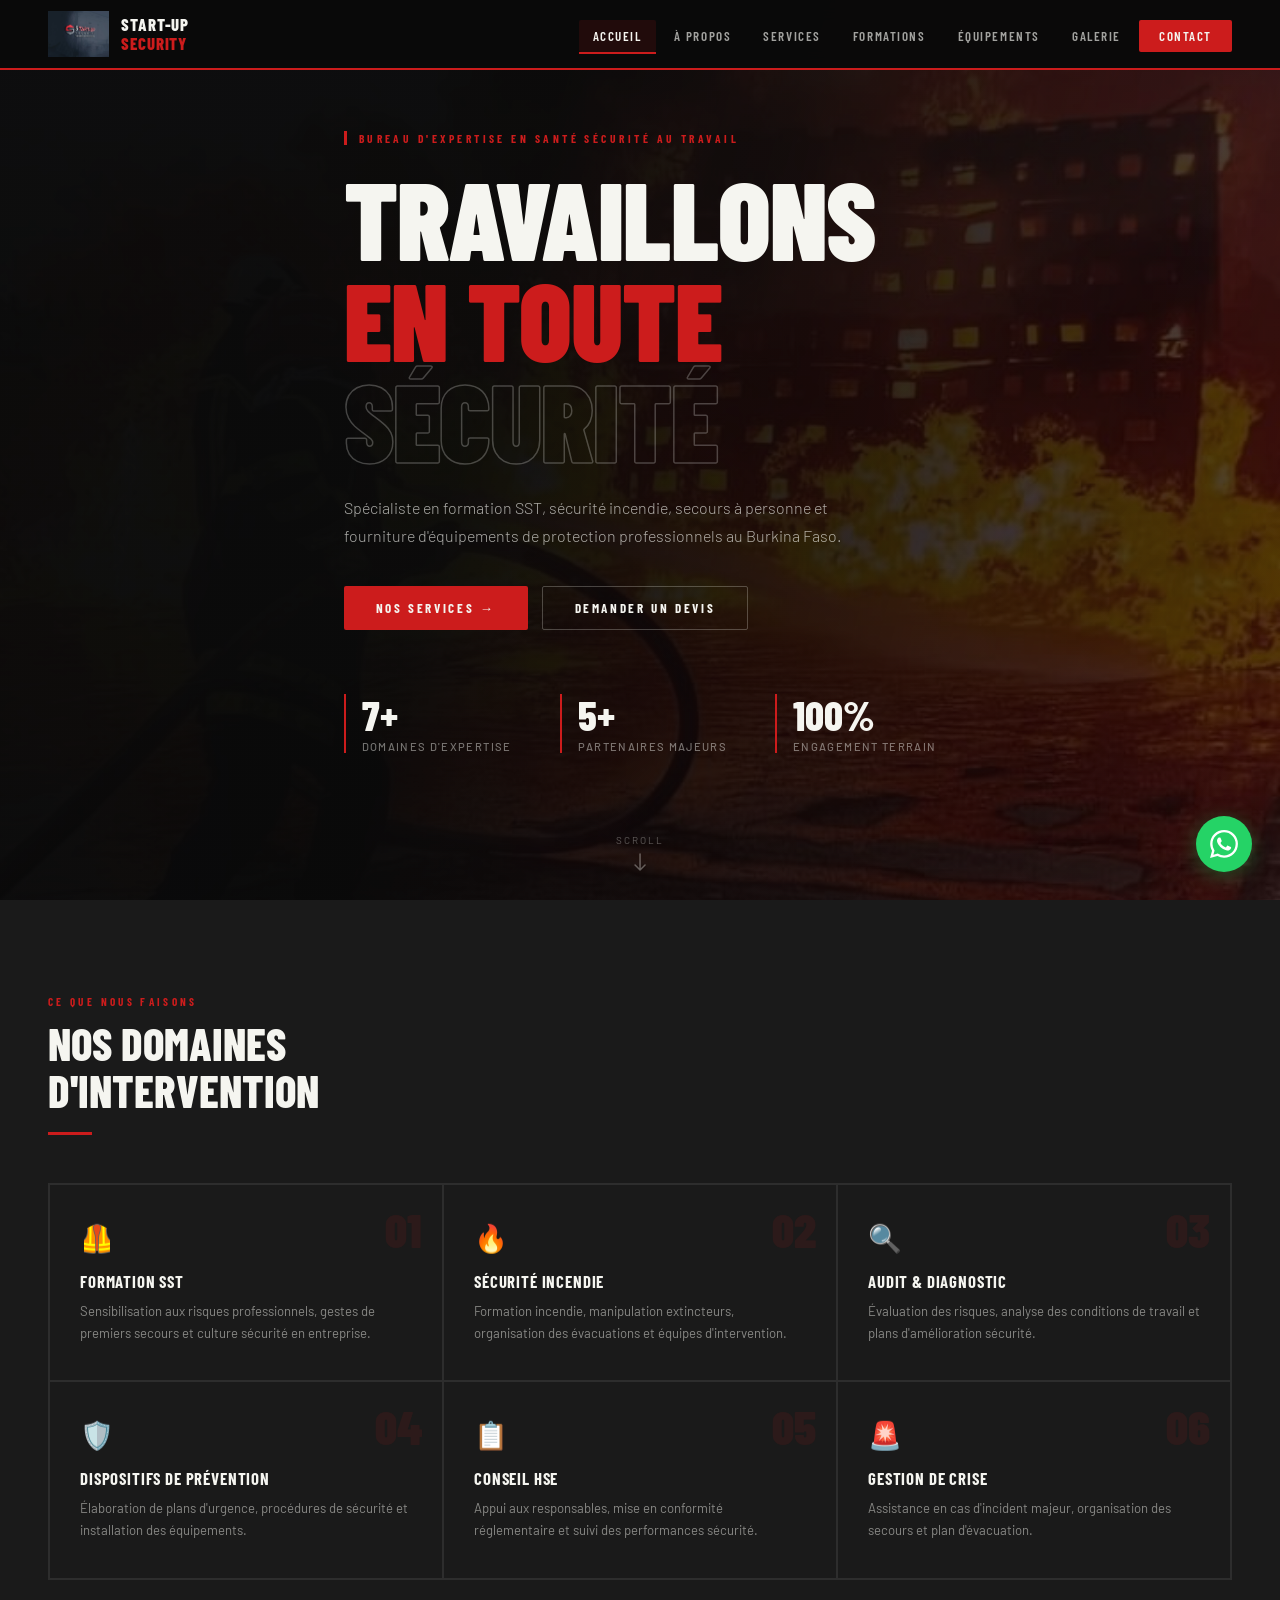
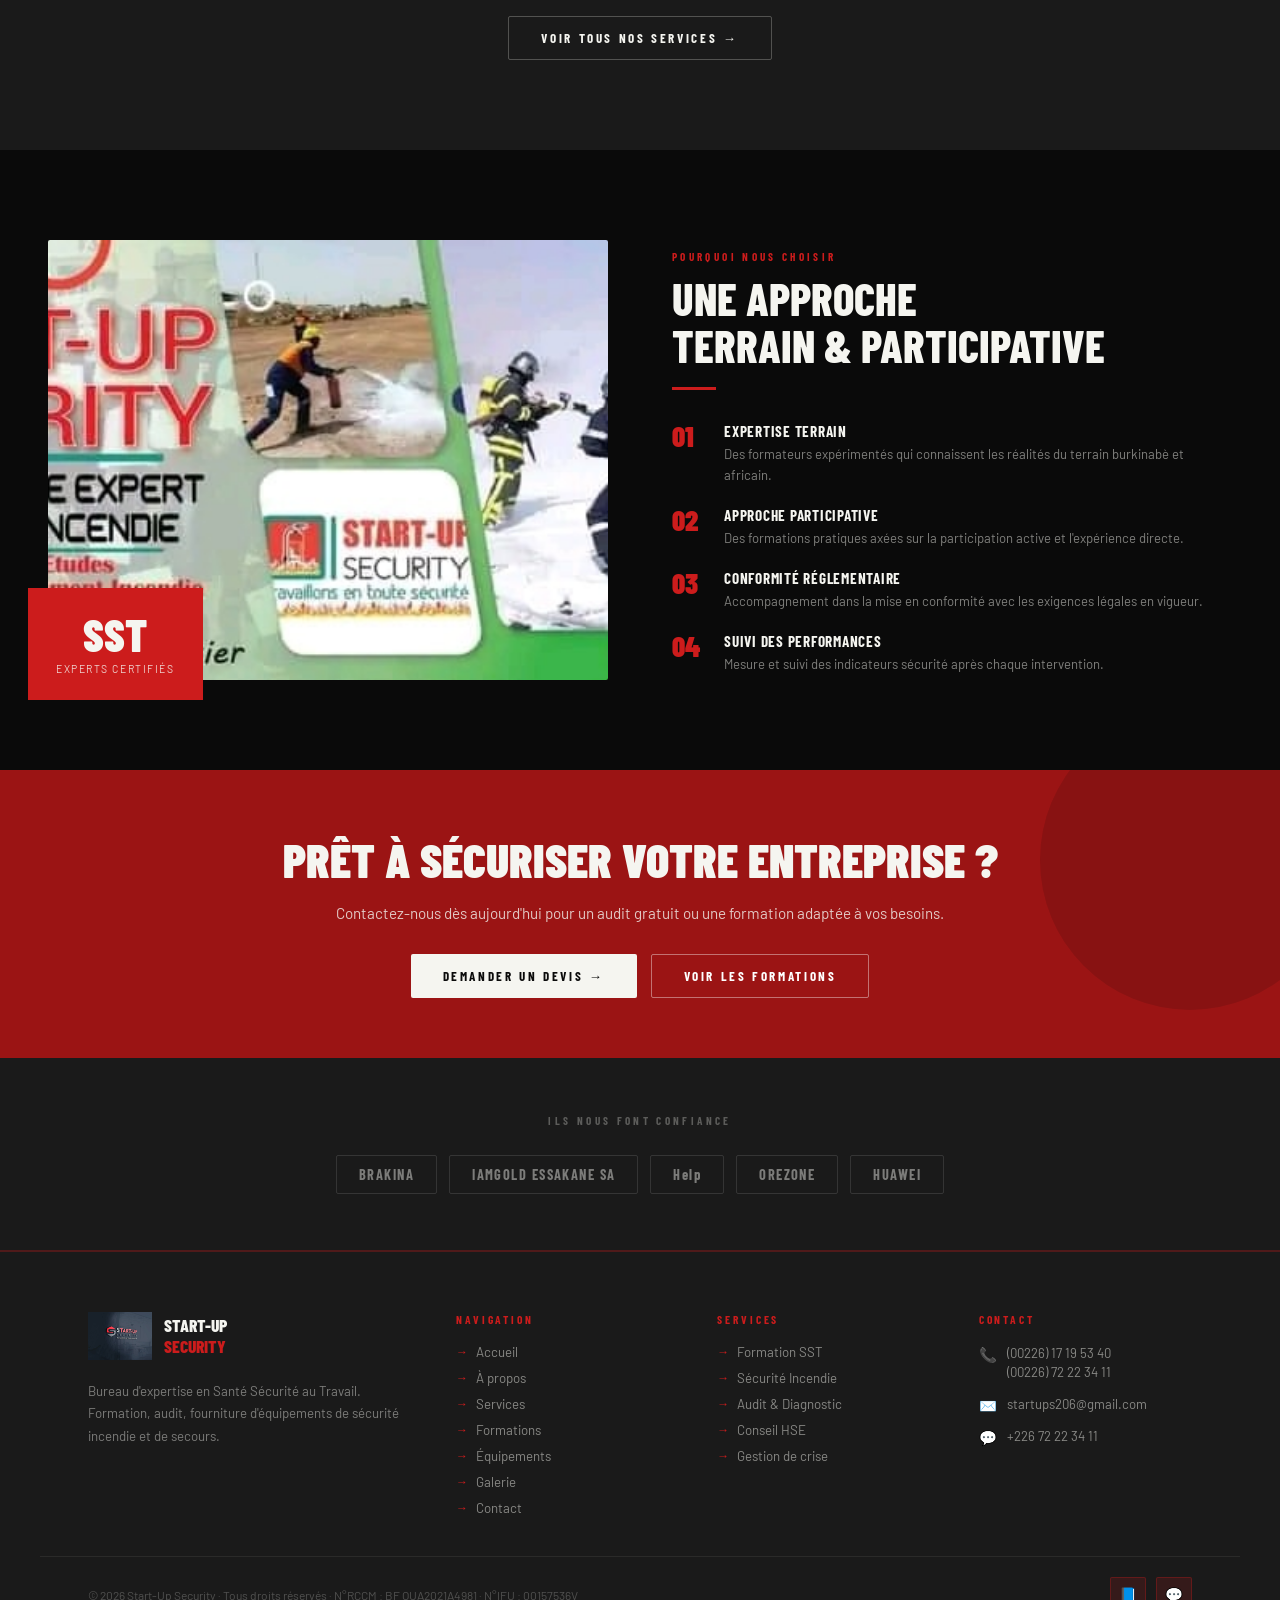
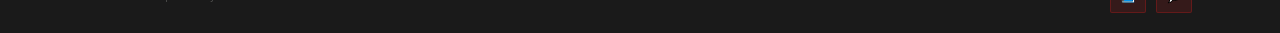
<file: index.html>
<!DOCTYPE html>
<html lang="fr">
<head>
<meta charset="UTF-8">
<meta name="viewport" content="width=device-width, initial-scale=1.0">
<title>Accueil – Start-Up Security</title>
<meta name="description" content="Start-Up Security – Bureau d'expertise en Santé Sécurité au Travail, sécurité incendie et secours à personne au Burkina Faso.">
<link rel="stylesheet" href="css/style.css">
<style>
.hero{position:relative;height:100vh;display:flex;align-items:center;overflow:hidden;padding-top:70px;}
.hero-bg{position:absolute;inset:0;background-image:url('[data-uri]');background-size:cover;background-position:center top;filter:brightness(.32);transform:scale(1.06);animation:zoomOut 8s ease forwards;}
@keyframes zoomOut{from{transform:scale(1.06)}to{transform:scale(1)}}
.hero-overlay{position:absolute;inset:0;background:linear-gradient(105deg,rgba(10,10,10,.93) 38%,rgba(204,28,28,.1) 100%);}
.hero-content{position:relative;z-index:2;max-width:1200px;margin:0 auto;padding:0 48px;}
.hero-eyebrow{display:inline-block;font-family:'Barlow Condensed',sans-serif;font-size:.72rem;font-weight:700;letter-spacing:.3em;text-transform:uppercase;color:var(--red);border-left:3px solid var(--red);padding-left:12px;margin-bottom:22px;}
.hero-title{font-family:'Barlow Condensed',sans-serif;font-weight:900;font-size:clamp(3.5rem,8.5vw,7.5rem);line-height:.93;text-transform:uppercase;letter-spacing:-.01em;}
.hero-title .accent{color:var(--red);}
.hero-title .outline{-webkit-text-stroke:1.5px rgba(245,245,240,.25);color:transparent;}
.hero-sub{margin-top:24px;font-size:1rem;font-weight:300;color:rgba(245,245,240,.68);max-width:500px;line-height:1.75;}
.hero-btns{display:flex;gap:14px;margin-top:36px;flex-wrap:wrap;}
.hero-stats{display:flex;gap:48px;margin-top:64px;flex-wrap:wrap;}
.stat-item{border-left:2px solid var(--red);padding-left:16px;}
.stat-num{font-family:'Barlow Condensed',sans-serif;font-size:2.6rem;font-weight:800;line-height:1;}
.stat-label{font-size:.7rem;font-weight:500;letter-spacing:.12em;text-transform:uppercase;color:rgba(245,245,240,.45);margin-top:4px;}
.hero-scroll{position:absolute;bottom:28px;left:50%;transform:translateX(-50%);display:flex;flex-direction:column;align-items:center;gap:6px;opacity:.35;animation:bounce 2s infinite;}
.hero-scroll span{font-size:.62rem;letter-spacing:.2em;text-transform:uppercase;}
@keyframes bounce{0%,100%{transform:translateX(-50%) translateY(0)}50%{transform:translateX(-50%) translateY(7px)}}

/* SERVICES PREVIEW */
.services-preview{background:var(--gray-dark);}
.sp-grid{display:grid;grid-template-columns:repeat(3,1fr);gap:2px;background:var(--gray-mid);border:2px solid var(--gray-mid);margin-top:48px;}
.sp-card{background:var(--gray-dark);padding:36px 30px;position:relative;overflow:hidden;transition:background .3s;text-decoration:none;color:var(--white);display:block;}
.sp-card::after{content:'';position:absolute;bottom:0;left:0;right:0;height:3px;background:var(--red);transform:scaleX(0);transition:transform .3s;transform-origin:left;}
.sp-card:hover{background:#202020;}
.sp-card:hover::after{transform:scaleX(1);}
.sp-num{font-family:'Barlow Condensed',sans-serif;font-size:3rem;font-weight:900;color:rgba(204,28,28,.1);position:absolute;top:20px;right:20px;line-height:1;}
.sp-icon{font-size:1.7rem;margin-bottom:16px;}
.sp-title{font-family:'Barlow Condensed',sans-serif;font-weight:700;font-size:1.05rem;letter-spacing:.05em;text-transform:uppercase;margin-bottom:10px;}
.sp-desc{font-size:.82rem;line-height:1.65;color:rgba(245,245,240,.5);}
.sp-more{display:flex;justify-content:center;margin-top:36px;}

/* WHY US */
.why-us{background:var(--black);}
.why-grid{display:grid;grid-template-columns:1fr 1fr;gap:64px;align-items:center;}
.why-img{position:relative;}
.why-img img{width:100%;height:440px;object-fit:cover;border-radius:2px;display:block;}
.why-img-badge{position:absolute;bottom:-20px;left:-20px;background:var(--red);padding:24px 28px;text-align:center;}
.wib-big{font-family:'Barlow Condensed',sans-serif;font-size:2.8rem;font-weight:900;display:block;line-height:1;}
.wib-small{font-size:.65rem;letter-spacing:.15em;text-transform:uppercase;opacity:.85;}
.why-list{display:flex;flex-direction:column;gap:20px;margin-top:32px;}
.why-item{display:flex;gap:16px;align-items:flex-start;}
.wi-num{font-family:'Barlow Condensed',sans-serif;font-size:1.8rem;font-weight:900;color:var(--red);line-height:1;flex-shrink:0;width:36px;}
.wi-title{font-family:'Barlow Condensed',sans-serif;font-weight:700;font-size:.95rem;letter-spacing:.05em;text-transform:uppercase;margin-bottom:4px;}
.wi-desc{font-size:.82rem;color:rgba(245,245,240,.5);line-height:1.6;}

/* CTAS BAND */
.cta-band{background:var(--red-dark);padding:60px 48px;text-align:center;position:relative;overflow:hidden;}
.cta-band::before{content:'';position:absolute;top:-60px;right:-60px;width:300px;height:300px;background:rgba(0,0,0,.12);border-radius:50%;}
.cta-band-title{font-family:'Barlow Condensed',sans-serif;font-weight:900;font-size:clamp(2rem,4vw,3rem);text-transform:uppercase;margin-bottom:16px;position:relative;}
.cta-band-sub{font-size:.95rem;color:rgba(245,245,240,.8);margin-bottom:32px;position:relative;}
.cta-band-btns{display:flex;gap:14px;justify-content:center;flex-wrap:wrap;position:relative;}
.btn-white{background:var(--white);color:var(--black);padding:13px 32px;font-family:'Barlow Condensed',sans-serif;font-weight:700;font-size:.82rem;letter-spacing:.2em;text-transform:uppercase;text-decoration:none;border-radius:2px;transition:background .2s;display:inline-flex;align-items:center;gap:8px;}
.btn-white:hover{background:#ddd;}

/* PARTNERS */
.partners-section{background:var(--gray-dark);padding:56px 48px;}
.partners-inner{max-width:1200px;margin:0 auto;text-align:center;}
.partners-label{font-family:'Barlow Condensed',sans-serif;font-size:.7rem;font-weight:700;letter-spacing:.3em;text-transform:uppercase;color:rgba(245,245,240,.3);margin-bottom:28px;}
.partners-row{display:flex;justify-content:center;flex-wrap:wrap;gap:12px;}
.partner-tag{border:1px solid rgba(245,245,240,.12);padding:10px 22px;font-family:'Barlow Condensed',sans-serif;font-weight:700;font-size:.9rem;letter-spacing:.1em;color:rgba(245,245,240,.45);border-radius:2px;transition:all .2s;}
.partner-tag:hover{border-color:var(--red);color:var(--white);}

@media(max-width:960px){
  .sp-grid{grid-template-columns:1fr 1fr;}
  .why-grid{grid-template-columns:1fr;}
  .why-img-badge{display:none;}
  .hero-content{padding:0 20px;}
  .cta-band{padding:48px 20px;}
}
@media(max-width:600px){.sp-grid{grid-template-columns:1fr;}}
</style>
</head>
<body>
<nav>
  <a href="index.html" class="nav-logo">
    <img src="[data-uri]" alt="Logo Start-Up Security">
    <div class="nav-brand">START-UP<br><span>SECURITY</span></div>
  </a>
  <button class="nav-toggle" aria-label="Menu"><span></span><span></span><span></span></button>
  <ul class="nav-links"><li><a href="index.html" class="active">Accueil</a></li><li><a href="apropos.html">À propos</a></li><li><a href="services.html">Services</a></li><li><a href="formations.html">Formations</a></li><li><a href="equipements.html">Équipements</a></li><li><a href="galerie.html">Galerie</a></li><li class="nav-cta"><a href="contact.html">Contact</a></li></ul>
</nav>

<!-- HERO -->
<section class="hero">
  <div class="hero-bg"></div>
  <div class="hero-overlay"></div>
  <div class="hero-content">
    <div class="hero-eyebrow fade-up">Bureau d'expertise en santé sécurité au travail</div>
    <h1 class="hero-title fade-up-1">Travaillons<br><span class="accent">En Toute</span><br><span class="outline">Sécurité</span></h1>
    <p class="hero-sub fade-up-2">Spécialiste en formation SST, sécurité incendie, secours à personne et fourniture d'équipements de protection professionnels au Burkina Faso.</p>
    <div class="hero-btns fade-up-3">
      <a href="services.html" class="btn-primary">Nos Services →</a>
      <a href="contact.html" class="btn-outline">Demander un devis</a>
    </div>
    <div class="hero-stats fade-up-4">
      <div class="stat-item"><div class="stat-num counter" data-target="7" data-suffix="+">7+</div><div class="stat-label">Domaines d'expertise</div></div>
      <div class="stat-item"><div class="stat-num counter" data-target="5" data-suffix="+">5+</div><div class="stat-label">Partenaires majeurs</div></div>
      <div class="stat-item"><div class="stat-num">100%</div><div class="stat-label">Engagement terrain</div></div>
    </div>
  </div>
  <div class="hero-scroll"><span>Scroll</span><svg width="14" height="20" viewBox="0 0 14 20" fill="none"><path d="M7 2v16M7 18l-5-5M7 18l5-5" stroke="currentColor" stroke-width="1.5" stroke-linecap="round"/></svg></div>
</section>

<!-- SERVICES PREVIEW -->
<section class="services-preview">
  <div class="container">
    <div class="section-tag reveal">Ce que nous faisons</div>
    <h2 class="section-title reveal">Nos domaines<br>d'intervention</h2>
    <div class="divider reveal"></div>
    <div class="sp-grid">
      <a href="services.html" class="sp-card reveal"><div class="sp-num">01</div><div class="sp-icon">🦺</div><div class="sp-title">Formation SST</div><p class="sp-desc">Sensibilisation aux risques professionnels, gestes de premiers secours et culture sécurité en entreprise.</p></a>
      <a href="services.html" class="sp-card reveal"><div class="sp-num">02</div><div class="sp-icon">🔥</div><div class="sp-title">Sécurité Incendie</div><p class="sp-desc">Formation incendie, manipulation extincteurs, organisation des évacuations et équipes d'intervention.</p></a>
      <a href="services.html" class="sp-card reveal"><div class="sp-num">03</div><div class="sp-icon">🔍</div><div class="sp-title">Audit & Diagnostic</div><p class="sp-desc">Évaluation des risques, analyse des conditions de travail et plans d'amélioration sécurité.</p></a>
      <a href="services.html" class="sp-card reveal"><div class="sp-num">04</div><div class="sp-icon">🛡️</div><div class="sp-title">Dispositifs de Prévention</div><p class="sp-desc">Élaboration de plans d'urgence, procédures de sécurité et installation des équipements.</p></a>
      <a href="services.html" class="sp-card reveal"><div class="sp-num">05</div><div class="sp-icon">📋</div><div class="sp-title">Conseil HSE</div><p class="sp-desc">Appui aux responsables, mise en conformité réglementaire et suivi des performances sécurité.</p></a>
      <a href="services.html" class="sp-card reveal"><div class="sp-num">06</div><div class="sp-icon">🚨</div><div class="sp-title">Gestion de Crise</div><p class="sp-desc">Assistance en cas d'incident majeur, organisation des secours et plan d'évacuation.</p></a>
    </div>
    <div class="sp-more reveal"><a href="services.html" class="btn-outline">Voir tous nos services →</a></div>
  </div>
</section>

<!-- WHY US -->
<section class="why-us">
  <div class="container">
    <div class="why-grid">
      <div class="why-img reveal">
        <img src="[data-uri]" alt="Start-Up Security équipe">
        <div class="why-img-badge"><span class="wib-big">SST</span><span class="wib-small">Experts certifiés</span></div>
      </div>
      <div>
        <div class="section-tag reveal">Pourquoi nous choisir</div>
        <h2 class="section-title reveal">Une approche<br>terrain & participative</h2>
        <div class="divider reveal"></div>
        <div class="why-list">
          <div class="why-item reveal"><div class="wi-num">01</div><div><div class="wi-title">Expertise terrain</div><div class="wi-desc">Des formateurs expérimentés qui connaissent les réalités du terrain burkinabè et africain.</div></div></div>
          <div class="why-item reveal"><div class="wi-num">02</div><div><div class="wi-title">Approche participative</div><div class="wi-desc">Des formations pratiques axées sur la participation active et l'expérience directe.</div></div></div>
          <div class="why-item reveal"><div class="wi-num">03</div><div><div class="wi-title">Conformité réglementaire</div><div class="wi-desc">Accompagnement dans la mise en conformité avec les exigences légales en vigueur.</div></div></div>
          <div class="why-item reveal"><div class="wi-num">04</div><div><div class="wi-title">Suivi des performances</div><div class="wi-desc">Mesure et suivi des indicateurs sécurité après chaque intervention.</div></div></div>
        </div>
      </div>
    </div>
  </div>
</section>

<!-- CTA BAND -->
<div class="cta-band">
  <h2 class="cta-band-title">Prêt à sécuriser votre entreprise ?</h2>
  <p class="cta-band-sub">Contactez-nous dès aujourd'hui pour un audit gratuit ou une formation adaptée à vos besoins.</p>
  <div class="cta-band-btns">
    <a href="contact.html" class="btn-white">Demander un devis →</a>
    <a href="formations.html" class="btn-outline" style="border-color:rgba(255,255,255,.4);color:#fff;">Voir les formations</a>
  </div>
</div>

<!-- PARTNERS -->
<div class="partners-section">
  <div class="partners-inner">
    <div class="partners-label">Ils nous font confiance</div>
    <div class="partners-row">
      <span class="partner-tag">BRAKINA</span>
      <span class="partner-tag">IAMGOLD ESSAKANE SA</span>
      <span class="partner-tag">Help</span>
      <span class="partner-tag">OREZONE</span>
      <span class="partner-tag">HUAWEI</span>
    </div>
  </div>
</div>


<footer>
  <div class="footer-main">
    <div class="footer-brand-block">
      <a href="index.html" class="footer-logo">
        <img src="[data-uri]" alt="Logo">
        <div class="footer-logo-text">START-UP<br><span>SECURITY</span></div>
      </a>
      <p class="footer-desc">Bureau d'expertise en Santé Sécurité au Travail. Formation, audit, fourniture d'équipements de sécurité incendie et de secours.</p>
    </div>
    <div>
      <div class="footer-col-title">Navigation</div>
      <ul class="footer-links">
        <li><a href="index.html">Accueil</a></li>
        <li><a href="apropos.html">À propos</a></li>
        <li><a href="services.html">Services</a></li>
        <li><a href="formations.html">Formations</a></li>
        <li><a href="equipements.html">Équipements</a></li>
        <li><a href="galerie.html">Galerie</a></li>
        <li><a href="contact.html">Contact</a></li>
      </ul>
    </div>
    <div>
      <div class="footer-col-title">Services</div>
      <ul class="footer-links">
        <li><a href="services.html">Formation SST</a></li>
        <li><a href="services.html">Sécurité Incendie</a></li>
        <li><a href="services.html">Audit &amp; Diagnostic</a></li>
        <li><a href="services.html">Conseil HSE</a></li>
        <li><a href="services.html">Gestion de crise</a></li>
      </ul>
    </div>
    <div>
      <div class="footer-col-title">Contact</div>
      <div class="footer-contact-item"><span class="fci-icon">📞</span><div class="fci-text"><a href="tel:+22617195340">(00226) 17 19 53 40</a><br><a href="tel:+22672223411">(00226) 72 22 34 11</a></div></div>
      <div class="footer-contact-item"><span class="fci-icon">✉️</span><div class="fci-text"><a href="mailto:startups206@gmail.com">startups206@gmail.com</a></div></div>
      <div class="footer-contact-item"><span class="fci-icon">💬</span><div class="fci-text"><a href="https://wa.me/22672223411" target="_blank">+226 72 22 34 11</a></div></div>
    </div>
  </div>
  <div class="footer-bottom">
    <div class="footer-copy">© 2026 Start-Up Security · Tous droits réservés · N°RCCM : BF OUA2021A4981 · N°IFU : 00157536V</div>
    <div class="footer-social">
      <a href="https://www.facebook.com/profile.php?id=100054452442272" target="_blank" title="Facebook">📘</a>
      <a href="https://wa.me/22672223411" target="_blank" title="WhatsApp">💬</a>
    </div>
  </div>
</footer>
<a class="wa-float" href="https://wa.me/22672223411" target="_blank" title="WhatsApp">
  <svg viewBox="0 0 24 24"><path d="M17.472 14.382c-.297-.149-1.758-.867-2.03-.967-.273-.099-.471-.148-.67.15-.197.297-.767.966-.94 1.164-.173.199-.347.223-.644.075-.297-.15-1.255-.463-2.39-1.475-.883-.788-1.48-1.761-1.653-2.059-.173-.297-.018-.458.13-.606.134-.133.298-.347.446-.52.149-.174.198-.298.298-.497.099-.198.05-.371-.025-.52-.075-.149-.669-1.612-.916-2.207-.242-.579-.487-.5-.669-.51-.173-.008-.371-.01-.57-.01-.198 0-.52.074-.792.372-.272.297-1.04 1.016-1.04 2.479 0 1.462 1.065 2.875 1.213 3.074.149.198 2.096 3.2 5.077 4.487.709.306 1.262.489 1.694.625.712.227 1.36.195 1.871.118.571-.085 1.758-.719 2.006-1.413.248-.694.248-1.289.173-1.413-.074-.124-.272-.198-.57-.347m-5.421 7.403h-.004a9.87 9.87 0 01-5.031-1.378l-.361-.214-3.741.982.998-3.648-.235-.374a9.86 9.86 0 01-1.51-5.26c.001-5.45 4.436-9.884 9.888-9.884 2.64 0 5.122 1.03 6.988 2.898a9.825 9.825 0 012.893 6.994c-.003 5.45-4.437 9.884-9.885 9.884m8.413-18.297A11.815 11.815 0 0012.05 0C5.495 0 .16 5.335.157 11.892c0 2.096.547 4.142 1.588 5.945L.057 24l6.305-1.654a11.882 11.882 0 005.683 1.448h.005c6.554 0 11.89-5.335 11.893-11.893a11.821 11.821 0 00-3.48-8.413z"/></svg>
</a>
<script src="js/main.js"></script>
</body></html>
</file>
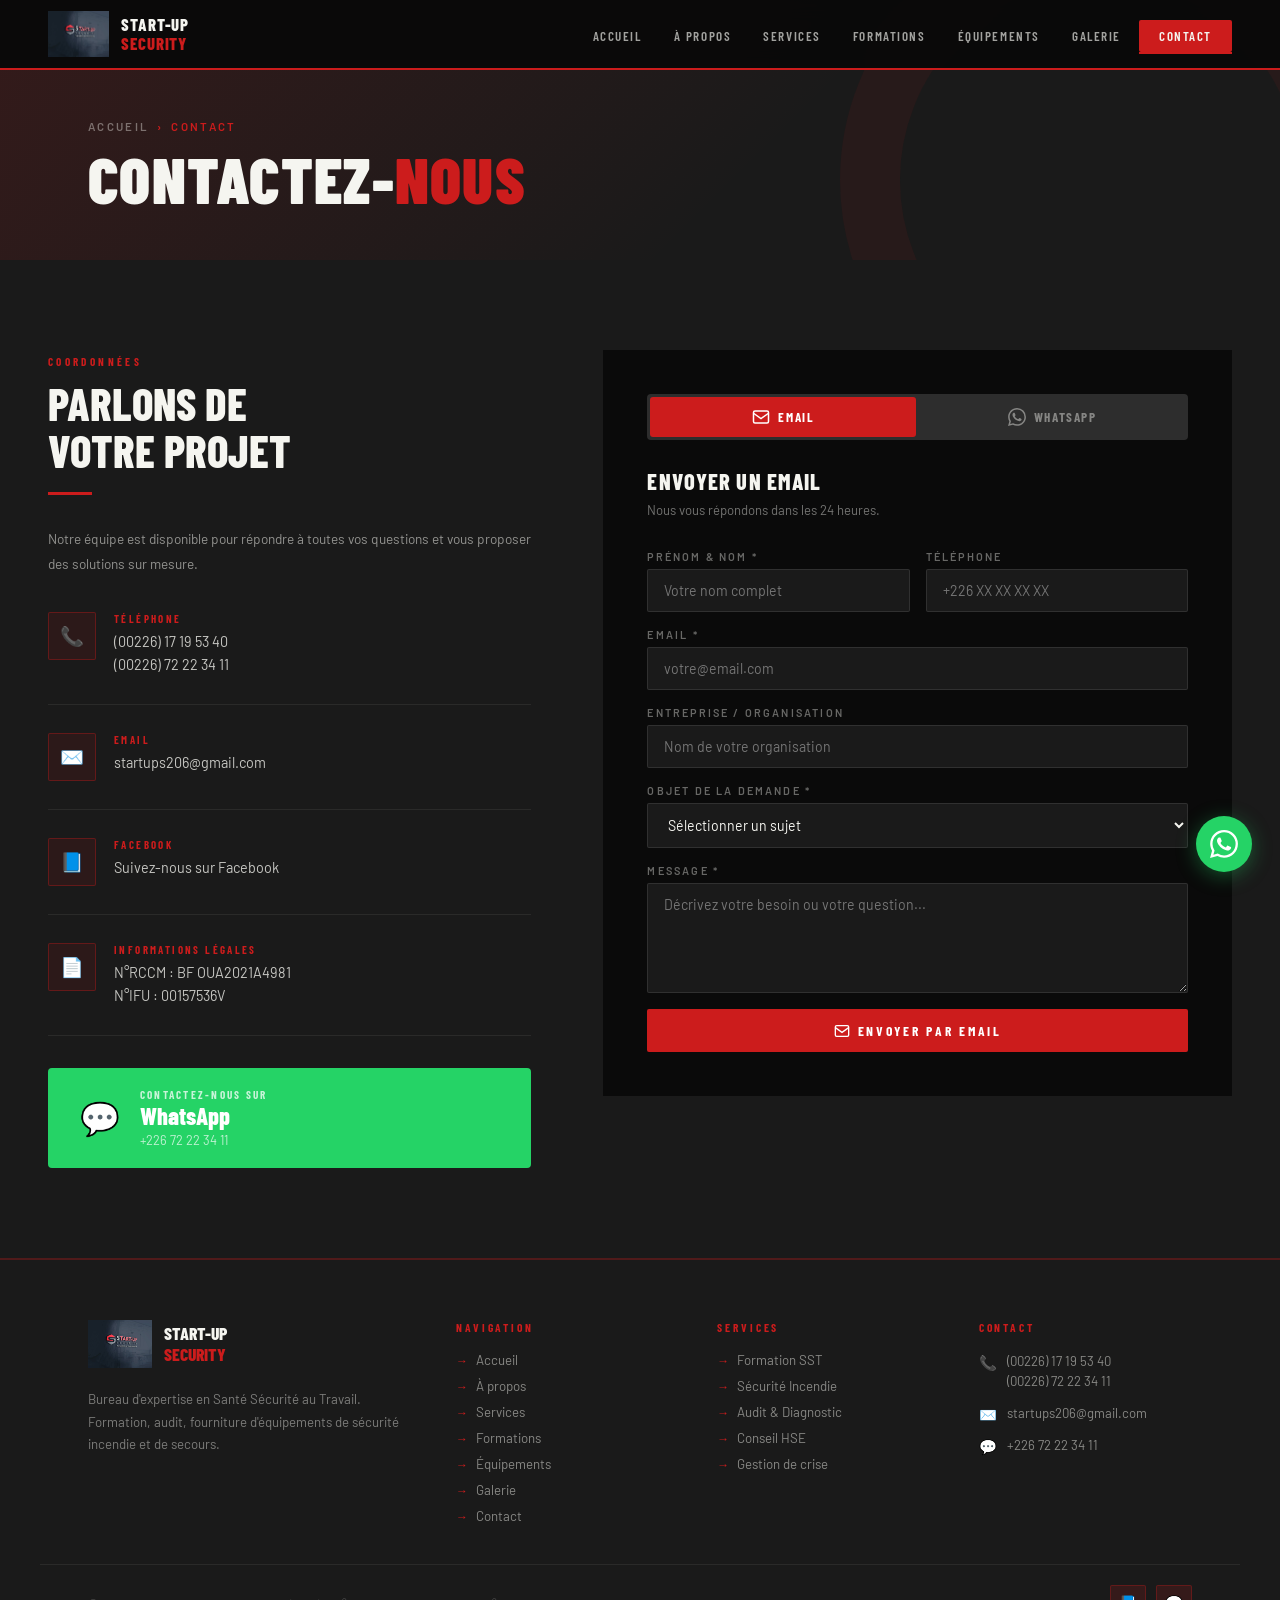
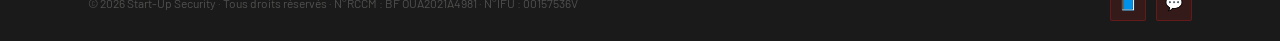
<file: contact.html>
<!DOCTYPE html>
<html lang="fr">
<head>
<meta charset="UTF-8">
<meta name="viewport" content="width=device-width, initial-scale=1.0">
<title>Contact – Start-Up Security</title>
<meta name="description" content="Contactez Start-Up Security pour vos besoins en formation SST, sécurité incendie et fourniture d'équipements.">
<link rel="stylesheet" href="css/style.css">
<style>
.contact-section{background:var(--gray-dark);}
.contact-grid{display:grid;grid-template-columns:1fr 1.3fr;gap:72px;align-items:start;}
.contact-info{}
.ci-item{display:flex;gap:18px;align-items:flex-start;margin-bottom:28px;padding-bottom:28px;border-bottom:1px solid rgba(245,245,240,.07);}
.ci-item:last-child{border-bottom:none;}
.ci-icon-box{width:48px;height:48px;background:rgba(204,28,28,.1);border:1px solid rgba(204,28,28,.35);border-radius:2px;display:flex;align-items:center;justify-content:center;font-size:1.2rem;flex-shrink:0;}
.ci-label{font-family:'Barlow Condensed',sans-serif;font-size:.68rem;font-weight:700;letter-spacing:.22em;text-transform:uppercase;color:var(--red);margin-bottom:5px;}
.ci-value{font-size:.9rem;color:rgba(245,245,240,.78);line-height:1.6;}
.ci-value a{color:rgba(245,245,240,.78);text-decoration:none;transition:color .2s;}
.ci-value a:hover{color:var(--red);}
.contact-form-card{background:var(--black);padding:44px;}
.cf-title{font-family:'Barlow Condensed',sans-serif;font-weight:800;font-size:1.4rem;letter-spacing:.05em;text-transform:uppercase;margin-bottom:8px;}
.cf-sub{font-size:.82rem;color:rgba(245,245,240,.45);margin-bottom:32px;}
.form-row{display:grid;grid-template-columns:1fr 1fr;gap:16px;}
.fg{display:flex;flex-direction:column;gap:6px;margin-bottom:16px;}
.fg label{font-size:.68rem;font-weight:600;letter-spacing:.2em;text-transform:uppercase;color:rgba(245,245,240,.4);}
.fg input,.fg textarea,.fg select{background:var(--gray-dark);border:1px solid rgba(245,245,240,.1);color:var(--white);padding:12px 16px;font-family:'Barlow',sans-serif;font-size:.88rem;border-radius:2px;transition:border-color .2s;outline:none;width:100%;}
.fg input:focus,.fg textarea:focus,.fg select:focus{border-color:var(--red);}
.fg textarea{resize:vertical;min-height:110px;}
.fg select option{background:var(--gray-dark);}
.form-submit{background:var(--red);color:#fff;padding:13px 36px;font-family:'Barlow Condensed',sans-serif;font-weight:700;font-size:.85rem;letter-spacing:.2em;text-transform:uppercase;border:none;border-radius:2px;cursor:pointer;transition:background .2s,transform .2s;display:inline-flex;align-items:center;gap:8px;width:100%;justify-content:center;}
.form-submit:hover{background:var(--red-light);transform:translateY(-2px);}
.map-section{background:var(--black);padding:56px 48px;}
.map-inner{max-width:1200px;margin:0 auto;}
.wa-big-btn{display:flex;align-items:center;gap:20px;background:#25D366;padding:20px 32px;border-radius:4px;text-decoration:none;transition:background .2s;margin-top:32px;}
.wa-big-btn:hover{background:#1db954;}
.wa-big-icon{font-size:2rem;}
.wa-big-label{font-family:'Barlow Condensed',sans-serif;font-size:.7rem;font-weight:700;letter-spacing:.2em;text-transform:uppercase;color:rgba(255,255,255,.75);}
.wa-big-number{font-family:'Barlow Condensed',sans-serif;font-size:1.5rem;font-weight:800;color:#fff;}
@media(max-width:900px){.contact-grid{grid-template-columns:1fr;gap:40px;}.contact-form-card{padding:28px 20px;}.form-row{grid-template-columns:1fr;}.map-section{padding:40px 20px;}}
</style>
</head>
<body>
<nav>
  <a href="index.html" class="nav-logo">
    <img src="[data-uri]" alt="Logo Start-Up Security">
    <div class="nav-brand">START-UP<br><span>SECURITY</span></div>
  </a>
  <button class="nav-toggle" aria-label="Menu"><span></span><span></span><span></span></button>
  <ul class="nav-links"><li><a href="index.html">Accueil</a></li><li><a href="apropos.html">À propos</a></li><li><a href="services.html">Services</a></li><li><a href="formations.html">Formations</a></li><li><a href="equipements.html">Équipements</a></li><li><a href="galerie.html">Galerie</a></li><li class="nav-cta"><a href="contact.html" class="active">Contact</a></li></ul>
</nav>
<div class="page-hero">
  <div class="page-hero-content">
    <div class="breadcrumb"><a href="index.html">Accueil</a><span class="sep">›</span><span class="current">Contact</span></div>
    <h1 class="page-title">Contactez-<span>Nous</span></h1>
  </div>
</div>

<section class="contact-section">
  <div class="container">
    <div class="contact-grid">

      <!-- INFO -->
      <div class="contact-info reveal">
        <div class="section-tag">Coordonnées</div>
        <h2 class="section-title" style="margin-bottom:8px;">Parlons de<br>votre projet</h2>
        <div class="divider"></div>
        <p style="font-size:.85rem;line-height:1.8;color:rgba(245,245,240,.55);margin-bottom:36px;">Notre équipe est disponible pour répondre à toutes vos questions et vous proposer des solutions sur mesure.</p>

        <div class="ci-item">
          <div class="ci-icon-box">📞</div>
          <div>
            <div class="ci-label">Téléphone</div>
            <div class="ci-value"><a href="tel:+22617195340">(00226) 17 19 53 40</a><br><a href="tel:+22672223411">(00226) 72 22 34 11</a></div>
          </div>
        </div>

        <div class="ci-item">
          <div class="ci-icon-box">✉️</div>
          <div>
            <div class="ci-label">Email</div>
            <div class="ci-value"><a href="mailto:startups206@gmail.com">startups206@gmail.com</a></div>
          </div>
        </div>

        <div class="ci-item">
          <div class="ci-icon-box">📘</div>
          <div>
            <div class="ci-label">Facebook</div>
            <div class="ci-value"><a href="https://www.facebook.com/profile.php?id=100054452442272" target="_blank">Suivez-nous sur Facebook</a></div>
          </div>
        </div>

        <div class="ci-item">
          <div class="ci-icon-box">📄</div>
          <div>
            <div class="ci-label">Informations légales</div>
            <div class="ci-value">N°RCCM : BF OUA2021A4981<br>N°IFU : 00157536V</div>
          </div>
        </div>

        <a href="https://wa.me/22672223411" target="_blank" class="wa-big-btn">
          <span class="wa-big-icon">💬</span>
          <div>
            <div class="wa-big-label">Contactez-nous sur</div>
            <div class="wa-big-number">WhatsApp</div>
            <div style="font-size:.8rem;color:rgba(255,255,255,.7);margin-top:2px;">+226 72 22 34 11</div>
          </div>
        </a>
      </div>

      <!-- FORM TABS -->
      <div class="contact-form-card reveal">

        <!-- Tab switcher -->
        <div class="form-channel-tabs">
          <button class="fct-btn active" id="tab-email-btn" onclick="switchTab('email')">
            <svg width="18" height="18" viewBox="0 0 24 24" fill="none" stroke="currentColor" stroke-width="2"><rect x="2" y="4" width="20" height="16" rx="2"/><path d="M2 7l10 7 10-7"/></svg>
            Email
          </button>
          <button class="fct-btn" id="tab-wa-btn" onclick="switchTab('whatsapp')">
            <svg width="18" height="18" viewBox="0 0 24 24" fill="currentColor"><path d="M17.472 14.382c-.297-.149-1.758-.867-2.03-.967-.273-.099-.471-.148-.67.15-.197.297-.767.966-.94 1.164-.173.199-.347.223-.644.075-.297-.15-1.255-.463-2.39-1.475-.883-.788-1.48-1.761-1.653-2.059-.173-.297-.018-.458.13-.606.134-.133.298-.347.446-.52.149-.174.198-.298.298-.497.099-.198.05-.371-.025-.52-.075-.149-.669-1.612-.916-2.207-.242-.579-.487-.5-.669-.51-.173-.008-.371-.01-.57-.01-.198 0-.52.074-.792.372-.272.297-1.04 1.016-1.04 2.479 0 1.462 1.065 2.875 1.213 3.074.149.198 2.096 3.2 5.077 4.487.709.306 1.262.489 1.694.625.712.227 1.36.195 1.871.118.571-.085 1.758-.719 2.006-1.413.248-.694.248-1.289.173-1.413-.074-.124-.272-.198-.57-.347m-5.421 7.403h-.004a9.87 9.87 0 01-5.031-1.378l-.361-.214-3.741.982.998-3.648-.235-.374a9.86 9.86 0 01-1.51-5.26c.001-5.45 4.436-9.884 9.888-9.884 2.64 0 5.122 1.03 6.988 2.898a9.825 9.825 0 012.893 6.994c-.003 5.45-4.437 9.884-9.885 9.884m8.413-18.297A11.815 11.815 0 0012.05 0C5.495 0 .16 5.335.157 11.892c0 2.096.547 4.142 1.588 5.945L.057 24l6.305-1.654a11.882 11.882 0 005.683 1.448h.005c6.554 0 11.89-5.335 11.893-11.893a11.821 11.821 0 00-3.48-8.413z"/></svg>
            WhatsApp
          </button>
        </div>

        <!-- EMAIL FORM -->
        <div id="form-email">
          <div class="cf-title">Envoyer un Email</div>
          <div class="cf-sub">Nous vous répondons dans les 24 heures.</div>
          <div class="form-row">
            <div class="fg"><label>Prénom & Nom *</label><input id="em-nom" type="text" placeholder="Votre nom complet"></div>
            <div class="fg"><label>Téléphone</label><input id="em-tel" type="tel" placeholder="+226 XX XX XX XX"></div>
          </div>
          <div class="fg"><label>Email *</label><input id="em-email" type="email" placeholder="votre@email.com"></div>
          <div class="fg"><label>Entreprise / Organisation</label><input id="em-org" type="text" placeholder="Nom de votre organisation"></div>
          <div class="fg">
            <label>Objet de la demande *</label>
            <select id="em-sujet">
              <option value="">Sélectionner un sujet</option>
              <option>Formation SST</option>
              <option>Formation Sécurité Incendie</option>
              <option>Audit &amp; Diagnostic Sécurité</option>
              <option>Conseil &amp; Accompagnement HSE</option>
              <option>Fourniture d'équipements</option>
              <option>Intervention d'urgence</option>
              <option>Autre demande</option>
            </select>
          </div>
          <div class="fg"><label>Message *</label><textarea id="em-msg" placeholder="Décrivez votre besoin ou votre question..."></textarea></div>
          <button class="form-submit" onclick="sendEmail()">
            <svg width="16" height="16" viewBox="0 0 24 24" fill="none" stroke="currentColor" stroke-width="2"><rect x="2" y="4" width="20" height="16" rx="2"/><path d="M2 7l10 7 10-7"/></svg>
            Envoyer par Email
          </button>
        </div>

        <!-- WHATSAPP FORM -->
        <div id="form-whatsapp" style="display:none;">
          <div class="cf-title" style="display:flex;align-items:center;gap:10px;">
            <span style="color:#25D366;">
              <svg width="24" height="24" viewBox="0 0 24 24" fill="currentColor"><path d="M17.472 14.382c-.297-.149-1.758-.867-2.03-.967-.273-.099-.471-.148-.67.15-.197.297-.767.966-.94 1.164-.173.199-.347.223-.644.075-.297-.15-1.255-.463-2.39-1.475-.883-.788-1.48-1.761-1.653-2.059-.173-.297-.018-.458.13-.606.134-.133.298-.347.446-.52.149-.174.198-.298.298-.497.099-.198.05-.371-.025-.52-.075-.149-.669-1.612-.916-2.207-.242-.579-.487-.5-.669-.51-.173-.008-.371-.01-.57-.01-.198 0-.52.074-.792.372-.272.297-1.04 1.016-1.04 2.479 0 1.462 1.065 2.875 1.213 3.074.149.198 2.096 3.2 5.077 4.487.709.306 1.262.489 1.694.625.712.227 1.36.195 1.871.118.571-.085 1.758-.719 2.006-1.413.248-.694.248-1.289.173-1.413-.074-.124-.272-.198-.57-.347m-5.421 7.403h-.004a9.87 9.87 0 01-5.031-1.378l-.361-.214-3.741.982.998-3.648-.235-.374a9.86 9.86 0 01-1.51-5.26c.001-5.45 4.436-9.884 9.888-9.884 2.64 0 5.122 1.03 6.988 2.898a9.825 9.825 0 012.893 6.994c-.003 5.45-4.437 9.884-9.885 9.884m8.413-18.297A11.815 11.815 0 0012.05 0C5.495 0 .16 5.335.157 11.892c0 2.096.547 4.142 1.588 5.945L.057 24l6.305-1.654a11.882 11.882 0 005.683 1.448h.005c6.554 0 11.89-5.335 11.893-11.893a11.821 11.821 0 00-3.48-8.413z"/></svg>
            </span>
            Envoyer sur WhatsApp
          </div>
          <div class="cf-sub">Votre message sera pré-rempli et envoyé directement au +226 72 22 34 11</div>
          <div class="form-row">
            <div class="fg"><label>Prénom & Nom *</label><input id="wa-nom" type="text" placeholder="Votre nom complet"></div>
            <div class="fg"><label>Téléphone</label><input id="wa-tel" type="tel" placeholder="+226 XX XX XX XX"></div>
          </div>
          <div class="fg"><label>Entreprise / Organisation</label><input id="wa-org" type="text" placeholder="Nom de votre organisation"></div>
          <div class="fg">
            <label>Objet de la demande *</label>
            <select id="wa-sujet">
              <option value="">Sélectionner un sujet</option>
              <option>Formation SST</option>
              <option>Formation Sécurité Incendie</option>
              <option>Audit &amp; Diagnostic Sécurité</option>
              <option>Conseil &amp; Accompagnement HSE</option>
              <option>Fourniture d'équipements</option>
              <option>Intervention d'urgence</option>
              <option>Autre demande</option>
            </select>
          </div>
          <div class="fg"><label>Message *</label><textarea id="wa-msg" placeholder="Décrivez votre besoin ou votre question..."></textarea></div>

          <!-- Preview -->
          <div class="wa-preview" id="wa-preview">
            <div class="wa-preview-label">Aperçu du message WhatsApp :</div>
            <div class="wa-preview-bubble" id="wa-preview-text">Remplissez le formulaire pour voir l'aperçu...</div>
          </div>

          <button class="form-submit wa-submit" onclick="sendWhatsApp()">
            <svg width="18" height="18" viewBox="0 0 24 24" fill="currentColor"><path d="M17.472 14.382c-.297-.149-1.758-.867-2.03-.967-.273-.099-.471-.148-.67.15-.197.297-.767.966-.94 1.164-.173.199-.347.223-.644.075-.297-.15-1.255-.463-2.39-1.475-.883-.788-1.48-1.761-1.653-2.059-.173-.297-.018-.458.13-.606.134-.133.298-.347.446-.52.149-.174.198-.298.298-.497.099-.198.05-.371-.025-.52-.075-.149-.669-1.612-.916-2.207-.242-.579-.487-.5-.669-.51-.173-.008-.371-.01-.57-.01-.198 0-.52.074-.792.372-.272.297-1.04 1.016-1.04 2.479 0 1.462 1.065 2.875 1.213 3.074.149.198 2.096 3.2 5.077 4.487.709.306 1.262.489 1.694.625.712.227 1.36.195 1.871.118.571-.085 1.758-.719 2.006-1.413.248-.694.248-1.289.173-1.413-.074-.124-.272-.198-.57-.347m-5.421 7.403h-.004a9.87 9.87 0 01-5.031-1.378l-.361-.214-3.741.982.998-3.648-.235-.374a9.86 9.86 0 01-1.51-5.26c.001-5.45 4.436-9.884 9.888-9.884 2.64 0 5.122 1.03 6.988 2.898a9.825 9.825 0 012.893 6.994c-.003 5.45-4.437 9.884-9.885 9.884m8.413-18.297A11.815 11.815 0 0012.05 0C5.495 0 .16 5.335.157 11.892c0 2.096.547 4.142 1.588 5.945L.057 24l6.305-1.654a11.882 11.882 0 005.683 1.448h.005c6.554 0 11.89-5.335 11.893-11.893a11.821 11.821 0 00-3.48-8.413z"/></svg>
            Ouvrir WhatsApp &amp; Envoyer
          </button>
        </div>

      </div>

<style>
/* ── Channel tab switcher ── */
.form-channel-tabs {
  display: flex;
  gap: 3px;
  margin-bottom: 28px;
  background: var(--gray-mid);
  padding: 3px;
  border-radius: 4px;
}
.fct-btn {
  flex: 1;
  display: flex;
  align-items: center;
  justify-content: center;
  gap: 8px;
  padding: 11px 16px;
  font-family: 'Barlow Condensed', sans-serif;
  font-weight: 700;
  font-size: .82rem;
  letter-spacing: .12em;
  text-transform: uppercase;
  border: none;
  border-radius: 3px;
  cursor: pointer;
  background: transparent;
  color: rgba(245,245,240,.45);
  transition: all .2s;
}
.fct-btn.active {
  background: var(--red);
  color: #fff;
}
.fct-btn:not(.active):hover {
  background: rgba(245,245,240,.07);
  color: rgba(245,245,240,.7);
}
#tab-wa-btn.active {
  background: #25D366;
  color: #fff;
}
/* ── WhatsApp preview bubble ── */
.wa-preview {
  background: #0d1117;
  border: 1px solid rgba(37,211,102,.2);
  border-radius: 8px;
  padding: 16px 18px;
  margin-bottom: 18px;
}
.wa-preview-label {
  font-size: .68rem;
  font-weight: 700;
  letter-spacing: .18em;
  text-transform: uppercase;
  color: #25D366;
  margin-bottom: 10px;
}
.wa-preview-bubble {
  background: #1a2c23;
  border-radius: 0 10px 10px 10px;
  padding: 12px 14px;
  font-size: .82rem;
  line-height: 1.7;
  color: rgba(245,245,240,.75);
  white-space: pre-wrap;
  word-break: break-word;
  border-left: 3px solid #25D366;
}
/* ── WA submit button ── */
.wa-submit {
  background: #25D366 !important;
}
.wa-submit:hover {
  background: #1db954 !important;
}
</style>

<script>
// ── Tab switcher ──
function switchTab(tab) {
  const isWA = tab === 'whatsapp';
  document.getElementById('form-email').style.display     = isWA ? 'none' : 'block';
  document.getElementById('form-whatsapp').style.display  = isWA ? 'block' : 'none';
  document.getElementById('tab-email-btn').classList.toggle('active', !isWA);
  document.getElementById('tab-wa-btn').classList.toggle('active', isWA);
}

// ── Email sender ──
function sendEmail() {
  const nom   = document.getElementById('em-nom').value.trim();
  const tel   = document.getElementById('em-tel').value.trim();
  const email = document.getElementById('em-email').value.trim();
  const org   = document.getElementById('em-org').value.trim();
  const sujet = document.getElementById('em-sujet').value;
  const msg   = document.getElementById('em-msg').value.trim();
  if (!nom || !email || !sujet || !msg) {
    alert('Veuillez remplir les champs obligatoires (*).');
    return;
  }
  const body = encodeURIComponent(
    `Bonjour,\n\nNom : ${nom}\nTéléphone : ${tel || 'Non renseigné'}\nEmail : ${email}\nOrganisation : ${org || 'Non renseignée'}\nObjet : ${sujet}\n\nMessage :\n${msg}\n\n---\nEnvoyé depuis le site Start-Up Security`
  );
  const subject = encodeURIComponent(`[Start-Up Security] ${sujet} – ${nom}`);
  window.location.href = `mailto:startups206@gmail.com?subject=${subject}&body=${body}`;
}

// ── WhatsApp live preview ──
function buildWAMessage() {
  const nom   = document.getElementById('wa-nom').value.trim();
  const tel   = document.getElementById('wa-tel').value.trim();
  const org   = document.getElementById('wa-org').value.trim();
  const sujet = document.getElementById('wa-sujet').value;
  const msg   = document.getElementById('wa-msg').value.trim();
  if (!nom && !sujet && !msg) return 'Remplissez le formulaire pour voir l\'aperçu...';
  let text = '🔒 *Start-Up Security – Demande de contact*\n\n';
  if (nom)   text += `👤 *Nom :* ${nom}\n`;
  if (tel)   text += `📞 *Tél :* ${tel}\n`;
  if (org)   text += `🏢 *Organisation :* ${org}\n`;
  if (sujet) text += `📋 *Objet :* ${sujet}\n`;
  if (msg)   text += `\n💬 *Message :*\n${msg}`;
  return text;
}

function updatePreview() {
  document.getElementById('wa-preview-text').textContent = buildWAMessage();
}

['wa-nom','wa-tel','wa-org','wa-sujet','wa-msg'].forEach(id => {
  const el = document.getElementById(id);
  if (el) el.addEventListener('input', updatePreview);
  if (el) el.addEventListener('change', updatePreview);
});

// ── WhatsApp sender ──
function sendWhatsApp() {
  const nom   = document.getElementById('wa-nom').value.trim();
  const sujet = document.getElementById('wa-sujet').value;
  const msg   = document.getElementById('wa-msg').value.trim();
  if (!nom || !sujet || !msg) {
    alert('Veuillez remplir les champs obligatoires (nom, objet, message).');
    return;
  }
  const text = encodeURIComponent(buildWAMessage());
  window.open(`https://wa.me/22672223411?text=${text}`, '_blank');
}
</script>

    </div>
  </div>
</section>


<footer>
  <div class="footer-main">
    <div class="footer-brand-block">
      <a href="index.html" class="footer-logo">
        <img src="[data-uri]" alt="Logo">
        <div class="footer-logo-text">START-UP<br><span>SECURITY</span></div>
      </a>
      <p class="footer-desc">Bureau d'expertise en Santé Sécurité au Travail. Formation, audit, fourniture d'équipements de sécurité incendie et de secours.</p>
    </div>
    <div>
      <div class="footer-col-title">Navigation</div>
      <ul class="footer-links">
        <li><a href="index.html">Accueil</a></li>
        <li><a href="apropos.html">À propos</a></li>
        <li><a href="services.html">Services</a></li>
        <li><a href="formations.html">Formations</a></li>
        <li><a href="equipements.html">Équipements</a></li>
        <li><a href="galerie.html">Galerie</a></li>
        <li><a href="contact.html">Contact</a></li>
      </ul>
    </div>
    <div>
      <div class="footer-col-title">Services</div>
      <ul class="footer-links">
        <li><a href="services.html">Formation SST</a></li>
        <li><a href="services.html">Sécurité Incendie</a></li>
        <li><a href="services.html">Audit &amp; Diagnostic</a></li>
        <li><a href="services.html">Conseil HSE</a></li>
        <li><a href="services.html">Gestion de crise</a></li>
      </ul>
    </div>
    <div>
      <div class="footer-col-title">Contact</div>
      <div class="footer-contact-item"><span class="fci-icon">📞</span><div class="fci-text"><a href="tel:+22617195340">(00226) 17 19 53 40</a><br><a href="tel:+22672223411">(00226) 72 22 34 11</a></div></div>
      <div class="footer-contact-item"><span class="fci-icon">✉️</span><div class="fci-text"><a href="mailto:startups206@gmail.com">startups206@gmail.com</a></div></div>
      <div class="footer-contact-item"><span class="fci-icon">💬</span><div class="fci-text"><a href="https://wa.me/22672223411" target="_blank">+226 72 22 34 11</a></div></div>
    </div>
  </div>
  <div class="footer-bottom">
    <div class="footer-copy">© 2026 Start-Up Security · Tous droits réservés · N°RCCM : BF OUA2021A4981 · N°IFU : 00157536V</div>
    <div class="footer-social">
      <a href="https://www.facebook.com/profile.php?id=100054452442272" target="_blank" title="Facebook">📘</a>
      <a href="https://wa.me/22672223411" target="_blank" title="WhatsApp">💬</a>
    </div>
  </div>
</footer>
<a class="wa-float" href="https://wa.me/22672223411" target="_blank" title="WhatsApp">
  <svg viewBox="0 0 24 24"><path d="M17.472 14.382c-.297-.149-1.758-.867-2.03-.967-.273-.099-.471-.148-.67.15-.197.297-.767.966-.94 1.164-.173.199-.347.223-.644.075-.297-.15-1.255-.463-2.39-1.475-.883-.788-1.48-1.761-1.653-2.059-.173-.297-.018-.458.13-.606.134-.133.298-.347.446-.52.149-.174.198-.298.298-.497.099-.198.05-.371-.025-.52-.075-.149-.669-1.612-.916-2.207-.242-.579-.487-.5-.669-.51-.173-.008-.371-.01-.57-.01-.198 0-.52.074-.792.372-.272.297-1.04 1.016-1.04 2.479 0 1.462 1.065 2.875 1.213 3.074.149.198 2.096 3.2 5.077 4.487.709.306 1.262.489 1.694.625.712.227 1.36.195 1.871.118.571-.085 1.758-.719 2.006-1.413.248-.694.248-1.289.173-1.413-.074-.124-.272-.198-.57-.347m-5.421 7.403h-.004a9.87 9.87 0 01-5.031-1.378l-.361-.214-3.741.982.998-3.648-.235-.374a9.86 9.86 0 01-1.51-5.26c.001-5.45 4.436-9.884 9.888-9.884 2.64 0 5.122 1.03 6.988 2.898a9.825 9.825 0 012.893 6.994c-.003 5.45-4.437 9.884-9.885 9.884m8.413-18.297A11.815 11.815 0 0012.05 0C5.495 0 .16 5.335.157 11.892c0 2.096.547 4.142 1.588 5.945L.057 24l6.305-1.654a11.882 11.882 0 005.683 1.448h.005c6.554 0 11.89-5.335 11.893-11.893a11.821 11.821 0 00-3.48-8.413z"/></svg>
</a>
<script src="js/main.js"></script>
</body></html>
</file>
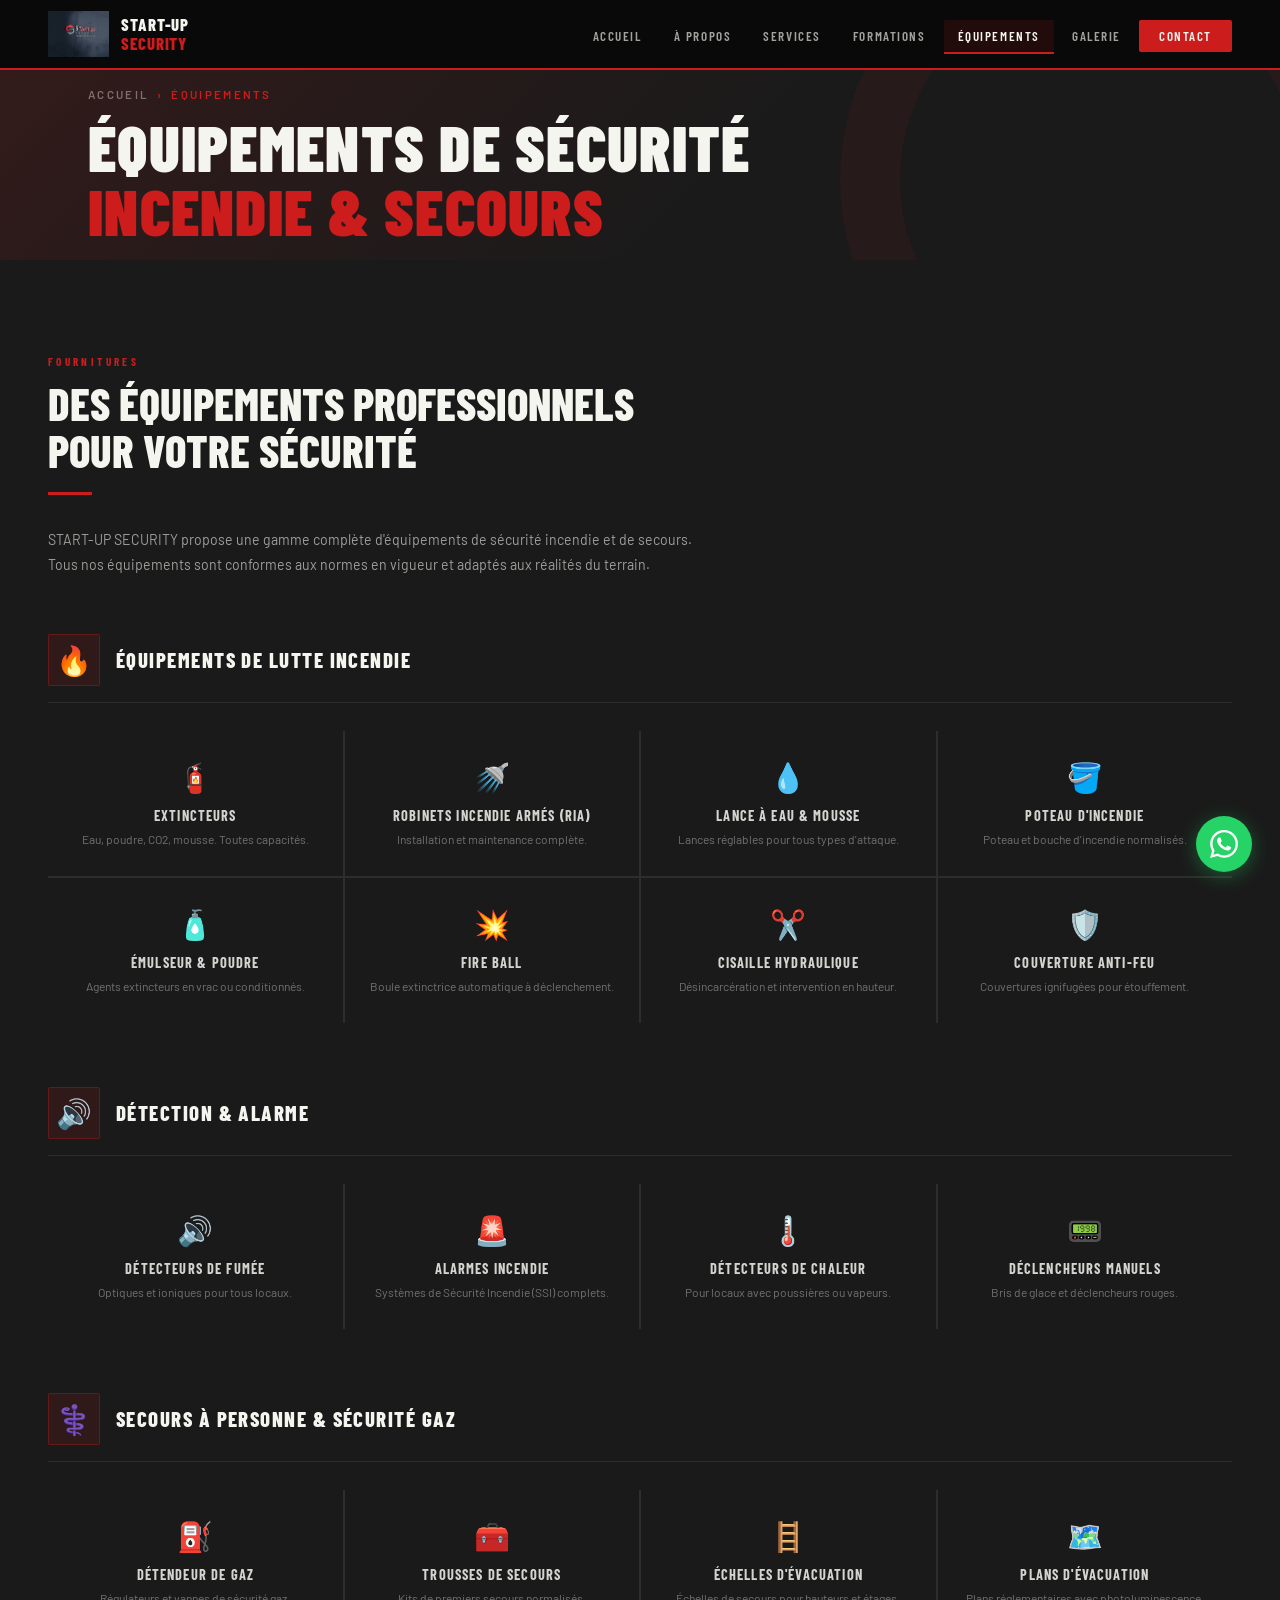
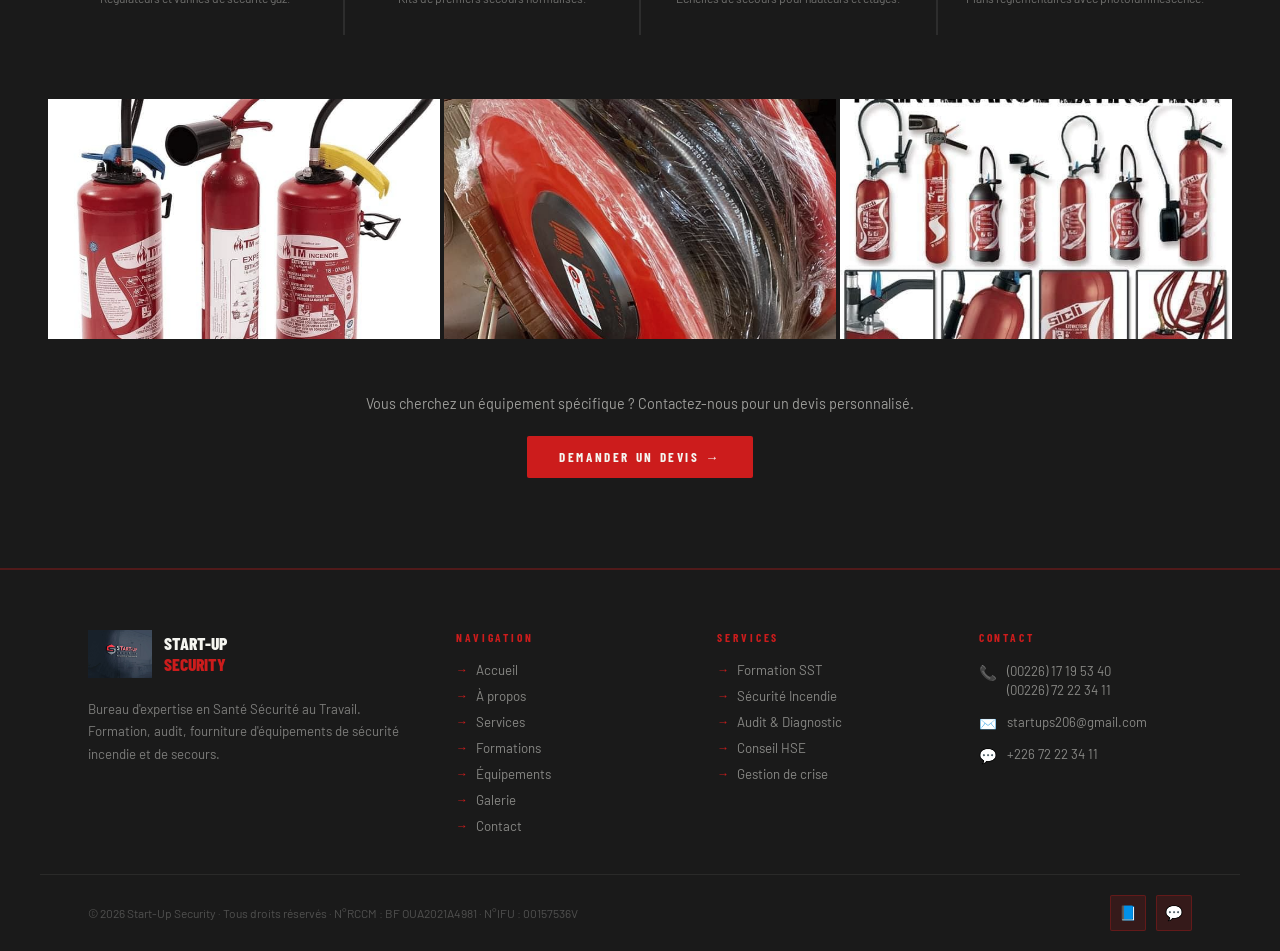
<file: equipements.html>
<!DOCTYPE html>
<html lang="fr">
<head>
<meta charset="UTF-8">
<meta name="viewport" content="width=device-width, initial-scale=1.0">
<title>Équipements – Start-Up Security</title>
<meta name="description" content="Fourniture d'équipements de sécurité incendie et de secours par Start-Up Security : extincteurs, RIA, alarmes et plus.">
<link rel="stylesheet" href="css/style.css">
<style>
.equip-hero-img{width:100%;height:400px;object-fit:cover;display:block;filter:brightness(.45);}
.equip-intro{background:var(--gray-dark);}
.cat-section{margin-bottom:64px;}
.cat-header{display:flex;align-items:center;gap:16px;margin-bottom:28px;padding-bottom:16px;border-bottom:1px solid rgba(245,245,240,.08);}
.cat-icon{font-size:1.8rem;width:52px;height:52px;background:rgba(204,28,28,.12);border:1px solid rgba(204,28,28,.35);border-radius:2px;display:flex;align-items:center;justify-content:center;flex-shrink:0;}
.cat-title{font-family:'Barlow Condensed',sans-serif;font-weight:800;font-size:1.3rem;letter-spacing:.07em;text-transform:uppercase;}
.equip-cards{display:grid;grid-template-columns:repeat(4,1fr);gap:2px;background:var(--gray-mid);}
.eq-card{background:var(--gray-dark);padding:28px 22px;text-align:center;transition:background .3s;}
.eq-card:hover{background:#222;}
.eq-icon{font-size:1.8rem;margin-bottom:12px;}
.eq-name{font-family:'Barlow Condensed',sans-serif;font-weight:700;font-size:.9rem;letter-spacing:.08em;text-transform:uppercase;color:rgba(245,245,240,.85);}
.eq-desc{font-size:.75rem;color:rgba(245,245,240,.4);margin-top:6px;line-height:1.5;}
.equip-photos{display:grid;grid-template-columns:repeat(3,1fr);gap:4px;margin-top:64px;}
.equip-photos img{width:100%;height:240px;object-fit:cover;display:block;filter:saturate(.7);transition:filter .3s;}
.equip-photos img:hover{filter:saturate(1);}
@media(max-width:800px){.equip-cards{grid-template-columns:1fr 1fr;}.equip-photos{grid-template-columns:1fr 1fr;}}
@media(max-width:500px){.equip-cards{grid-template-columns:1fr;}.equip-photos{grid-template-columns:1fr;}}
</style>
</head>
<body>
<nav>
  <a href="index.html" class="nav-logo">
    <img src="[data-uri]" alt="Logo Start-Up Security">
    <div class="nav-brand">START-UP<br><span>SECURITY</span></div>
  </a>
  <button class="nav-toggle" aria-label="Menu"><span></span><span></span><span></span></button>
  <ul class="nav-links"><li><a href="index.html">Accueil</a></li><li><a href="apropos.html">À propos</a></li><li><a href="services.html">Services</a></li><li><a href="formations.html">Formations</a></li><li><a href="equipements.html" class="active">Équipements</a></li><li><a href="galerie.html">Galerie</a></li><li class="nav-cta"><a href="contact.html">Contact</a></li></ul>
</nav>
<div class="page-hero">
  <div class="page-hero-content">
    <div class="breadcrumb"><a href="index.html">Accueil</a><span class="sep">›</span><span class="current">Équipements</span></div>
    <h1 class="page-title">Équipements de Sécurité<br><span>Incendie & Secours</span></h1>
  </div>
</div>

<section class="equip-intro">
  <div class="container">
    <div class="section-tag reveal">Fournitures</div>
    <h2 class="section-title reveal">Des équipements professionnels<br>pour votre sécurité</h2>
    <div class="divider reveal"></div>
    <p class="reveal" style="max-width:660px;font-size:.88rem;line-height:1.8;color:rgba(245,245,240,.6);margin-bottom:56px;">START-UP SECURITY propose une gamme complète d'équipements de sécurité incendie et de secours. Tous nos équipements sont conformes aux normes en vigueur et adaptés aux réalités du terrain.</p>

    <!-- LUTTE INCENDIE -->
    <div class="cat-section reveal">
      <div class="cat-header">
        <div class="cat-icon">🔥</div>
        <div class="cat-title">Équipements de Lutte Incendie</div>
      </div>
      <div class="equip-cards">
        <div class="eq-card"><div class="eq-icon">🧯</div><div class="eq-name">Extincteurs</div><div class="eq-desc">Eau, poudre, CO2, mousse. Toutes capacités.</div></div>
        <div class="eq-card"><div class="eq-icon">🚿</div><div class="eq-name">Robinets Incendie Armés (RIA)</div><div class="eq-desc">Installation et maintenance complète.</div></div>
        <div class="eq-card"><div class="eq-icon">💧</div><div class="eq-name">Lance à eau &amp; mousse</div><div class="eq-desc">Lances réglables pour tous types d'attaque.</div></div>
        <div class="eq-card"><div class="eq-icon">🪣</div><div class="eq-name">Poteau d'incendie</div><div class="eq-desc">Poteau et bouche d'incendie normalisés.</div></div>
        <div class="eq-card"><div class="eq-icon">🧴</div><div class="eq-name">Émulseur &amp; Poudre</div><div class="eq-desc">Agents extincteurs en vrac ou conditionnés.</div></div>
        <div class="eq-card"><div class="eq-icon">💥</div><div class="eq-name">Fire Ball</div><div class="eq-desc">Boule extinctrice automatique à déclenchement.</div></div>
        <div class="eq-card"><div class="eq-icon">✂️</div><div class="eq-name">Cisaille hydraulique</div><div class="eq-desc">Désincarcération et intervention en hauteur.</div></div>
        <div class="eq-card"><div class="eq-icon">🛡️</div><div class="eq-name">Couverture anti-feu</div><div class="eq-desc">Couvertures ignifugées pour étouffement.</div></div>
      </div>
    </div>

    <!-- DETECTION & ALARME -->
    <div class="cat-section reveal">
      <div class="cat-header">
        <div class="cat-icon">🔊</div>
        <div class="cat-title">Détection &amp; Alarme</div>
      </div>
      <div class="equip-cards">
        <div class="eq-card"><div class="eq-icon">🔊</div><div class="eq-name">Détecteurs de fumée</div><div class="eq-desc">Optiques et ioniques pour tous locaux.</div></div>
        <div class="eq-card"><div class="eq-icon">🚨</div><div class="eq-name">Alarmes incendie</div><div class="eq-desc">Systèmes de Sécurité Incendie (SSI) complets.</div></div>
        <div class="eq-card"><div class="eq-icon">🌡️</div><div class="eq-name">Détecteurs de chaleur</div><div class="eq-desc">Pour locaux avec poussières ou vapeurs.</div></div>
        <div class="eq-card"><div class="eq-icon">📟</div><div class="eq-name">Déclencheurs manuels</div><div class="eq-desc">Bris de glace et déclencheurs rouges.</div></div>
      </div>
    </div>

    <!-- GAZ & SECOURS -->
    <div class="cat-section reveal">
      <div class="cat-header">
        <div class="cat-icon">⚕️</div>
        <div class="cat-title">Secours à Personne &amp; Sécurité Gaz</div>
      </div>
      <div class="equip-cards">
        <div class="eq-card"><div class="eq-icon">⛽</div><div class="eq-name">Détendeur de gaz</div><div class="eq-desc">Régulateurs et vannes de sécurité gaz.</div></div>
        <div class="eq-card"><div class="eq-icon">🧰</div><div class="eq-name">Trousses de secours</div><div class="eq-desc">Kits de premiers secours normalisés.</div></div>
        <div class="eq-card"><div class="eq-icon">🪜</div><div class="eq-name">Échelles d'évacuation</div><div class="eq-desc">Échelles de secours pour hauteurs et étages.</div></div>
        <div class="eq-card"><div class="eq-icon">🗺️</div><div class="eq-name">Plans d'évacuation</div><div class="eq-desc">Plans réglementaires avec photoluminescence.</div></div>
      </div>
    </div>

    <!-- PHOTOS -->
    <div class="equip-photos reveal">
      <img src="[data-uri]" alt="Extincteurs">
      <img src="[data-uri]" alt="Tuyau incendie">
      <img src="[data-uri]" alt="Maintenance extincteurs">
    </div>

    <div style="text-align:center;margin-top:56px;" class="reveal">
      <p style="font-size:.9rem;color:rgba(245,245,240,.6);margin-bottom:24px;">Vous cherchez un équipement spécifique ? Contactez-nous pour un devis personnalisé.</p>
      <a href="contact.html" class="btn-primary">Demander un devis →</a>
    </div>
  </div>
</section>


<footer>
  <div class="footer-main">
    <div class="footer-brand-block">
      <a href="index.html" class="footer-logo">
        <img src="[data-uri]" alt="Logo">
        <div class="footer-logo-text">START-UP<br><span>SECURITY</span></div>
      </a>
      <p class="footer-desc">Bureau d'expertise en Santé Sécurité au Travail. Formation, audit, fourniture d'équipements de sécurité incendie et de secours.</p>
    </div>
    <div>
      <div class="footer-col-title">Navigation</div>
      <ul class="footer-links">
        <li><a href="index.html">Accueil</a></li>
        <li><a href="apropos.html">À propos</a></li>
        <li><a href="services.html">Services</a></li>
        <li><a href="formations.html">Formations</a></li>
        <li><a href="equipements.html">Équipements</a></li>
        <li><a href="galerie.html">Galerie</a></li>
        <li><a href="contact.html">Contact</a></li>
      </ul>
    </div>
    <div>
      <div class="footer-col-title">Services</div>
      <ul class="footer-links">
        <li><a href="services.html">Formation SST</a></li>
        <li><a href="services.html">Sécurité Incendie</a></li>
        <li><a href="services.html">Audit &amp; Diagnostic</a></li>
        <li><a href="services.html">Conseil HSE</a></li>
        <li><a href="services.html">Gestion de crise</a></li>
      </ul>
    </div>
    <div>
      <div class="footer-col-title">Contact</div>
      <div class="footer-contact-item"><span class="fci-icon">📞</span><div class="fci-text"><a href="tel:+22617195340">(00226) 17 19 53 40</a><br><a href="tel:+22672223411">(00226) 72 22 34 11</a></div></div>
      <div class="footer-contact-item"><span class="fci-icon">✉️</span><div class="fci-text"><a href="mailto:startups206@gmail.com">startups206@gmail.com</a></div></div>
      <div class="footer-contact-item"><span class="fci-icon">💬</span><div class="fci-text"><a href="https://wa.me/22672223411" target="_blank">+226 72 22 34 11</a></div></div>
    </div>
  </div>
  <div class="footer-bottom">
    <div class="footer-copy">© 2026 Start-Up Security · Tous droits réservés · N°RCCM : BF OUA2021A4981 · N°IFU : 00157536V</div>
    <div class="footer-social">
      <a href="https://www.facebook.com/profile.php?id=100054452442272" target="_blank" title="Facebook">📘</a>
      <a href="https://wa.me/22672223411" target="_blank" title="WhatsApp">💬</a>
    </div>
  </div>
</footer>
<a class="wa-float" href="https://wa.me/22672223411" target="_blank" title="WhatsApp">
  <svg viewBox="0 0 24 24"><path d="M17.472 14.382c-.297-.149-1.758-.867-2.03-.967-.273-.099-.471-.148-.67.15-.197.297-.767.966-.94 1.164-.173.199-.347.223-.644.075-.297-.15-1.255-.463-2.39-1.475-.883-.788-1.48-1.761-1.653-2.059-.173-.297-.018-.458.13-.606.134-.133.298-.347.446-.52.149-.174.198-.298.298-.497.099-.198.05-.371-.025-.52-.075-.149-.669-1.612-.916-2.207-.242-.579-.487-.5-.669-.51-.173-.008-.371-.01-.57-.01-.198 0-.52.074-.792.372-.272.297-1.04 1.016-1.04 2.479 0 1.462 1.065 2.875 1.213 3.074.149.198 2.096 3.2 5.077 4.487.709.306 1.262.489 1.694.625.712.227 1.36.195 1.871.118.571-.085 1.758-.719 2.006-1.413.248-.694.248-1.289.173-1.413-.074-.124-.272-.198-.57-.347m-5.421 7.403h-.004a9.87 9.87 0 01-5.031-1.378l-.361-.214-3.741.982.998-3.648-.235-.374a9.86 9.86 0 01-1.51-5.26c.001-5.45 4.436-9.884 9.888-9.884 2.64 0 5.122 1.03 6.988 2.898a9.825 9.825 0 012.893 6.994c-.003 5.45-4.437 9.884-9.885 9.884m8.413-18.297A11.815 11.815 0 0012.05 0C5.495 0 .16 5.335.157 11.892c0 2.096.547 4.142 1.588 5.945L.057 24l6.305-1.654a11.882 11.882 0 005.683 1.448h.005c6.554 0 11.89-5.335 11.893-11.893a11.821 11.821 0 00-3.48-8.413z"/></svg>
</a>
<script src="js/main.js"></script>
</body></html>
</file>
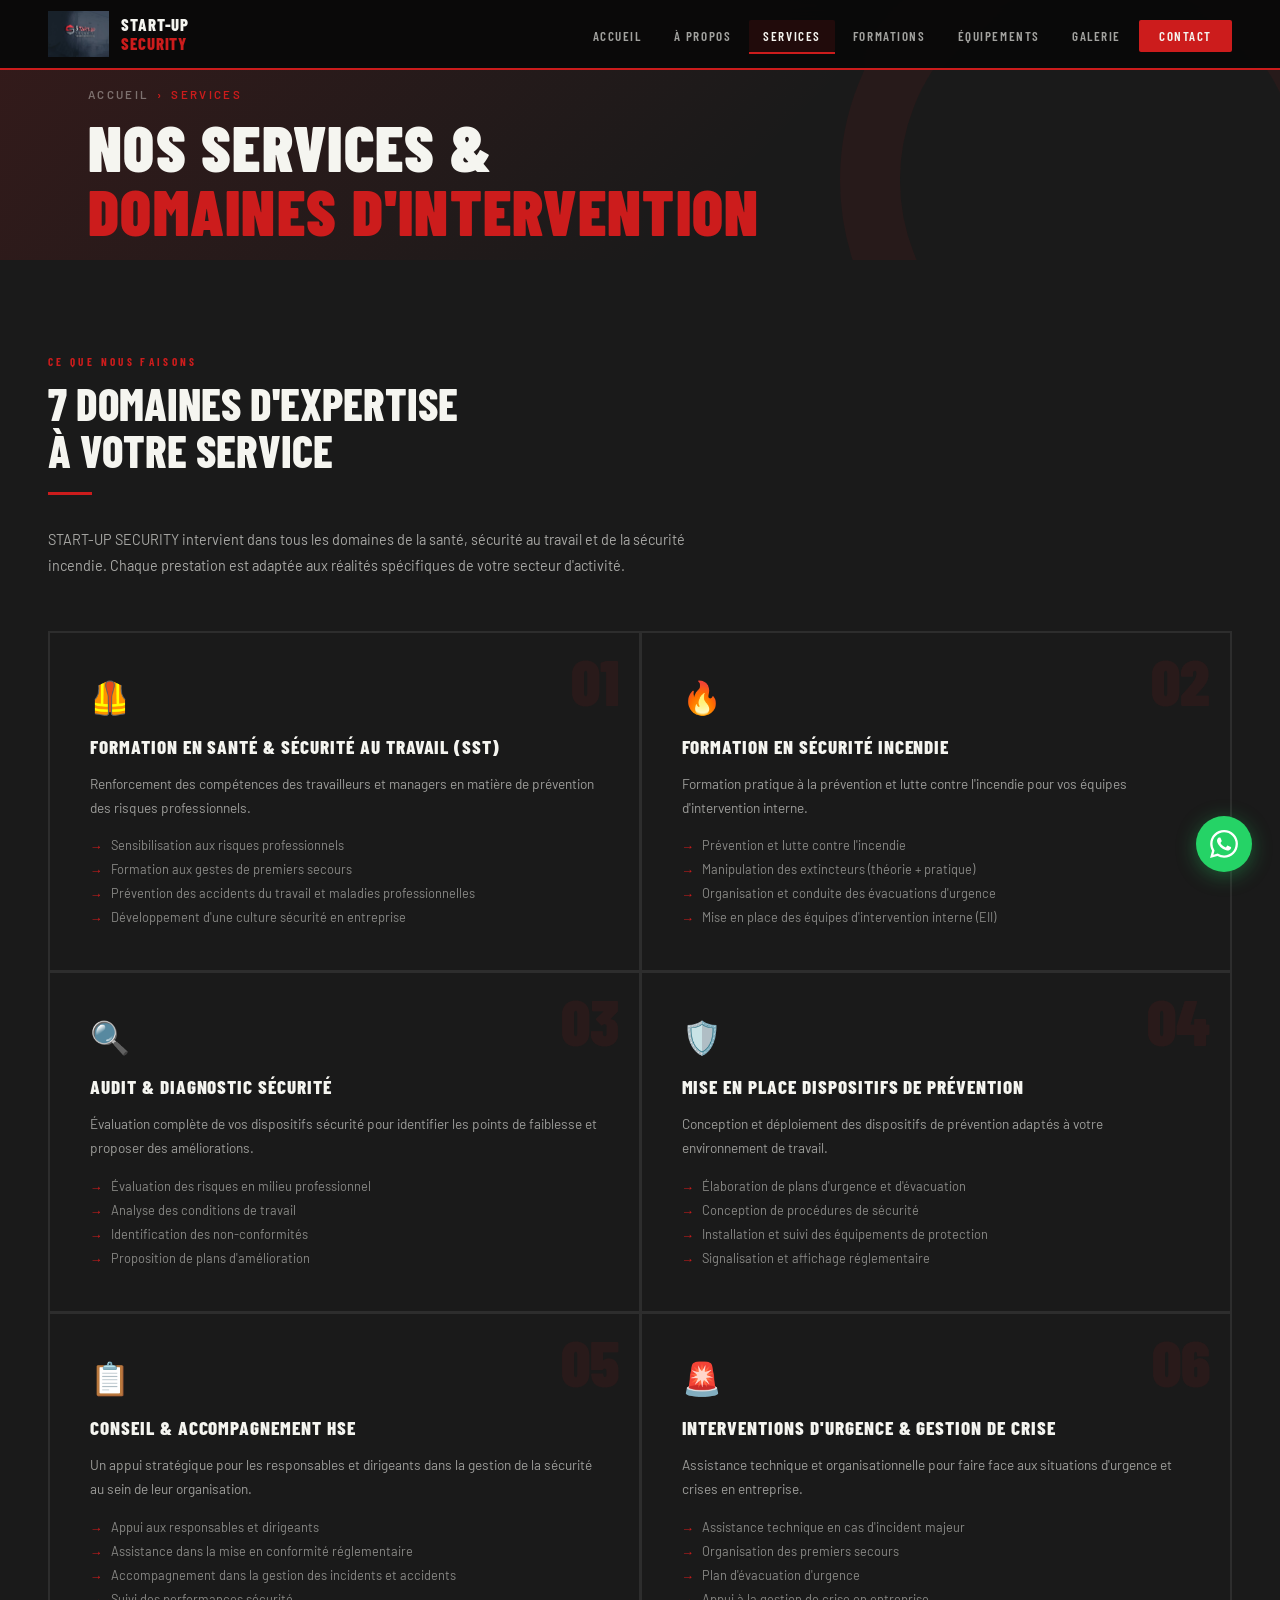
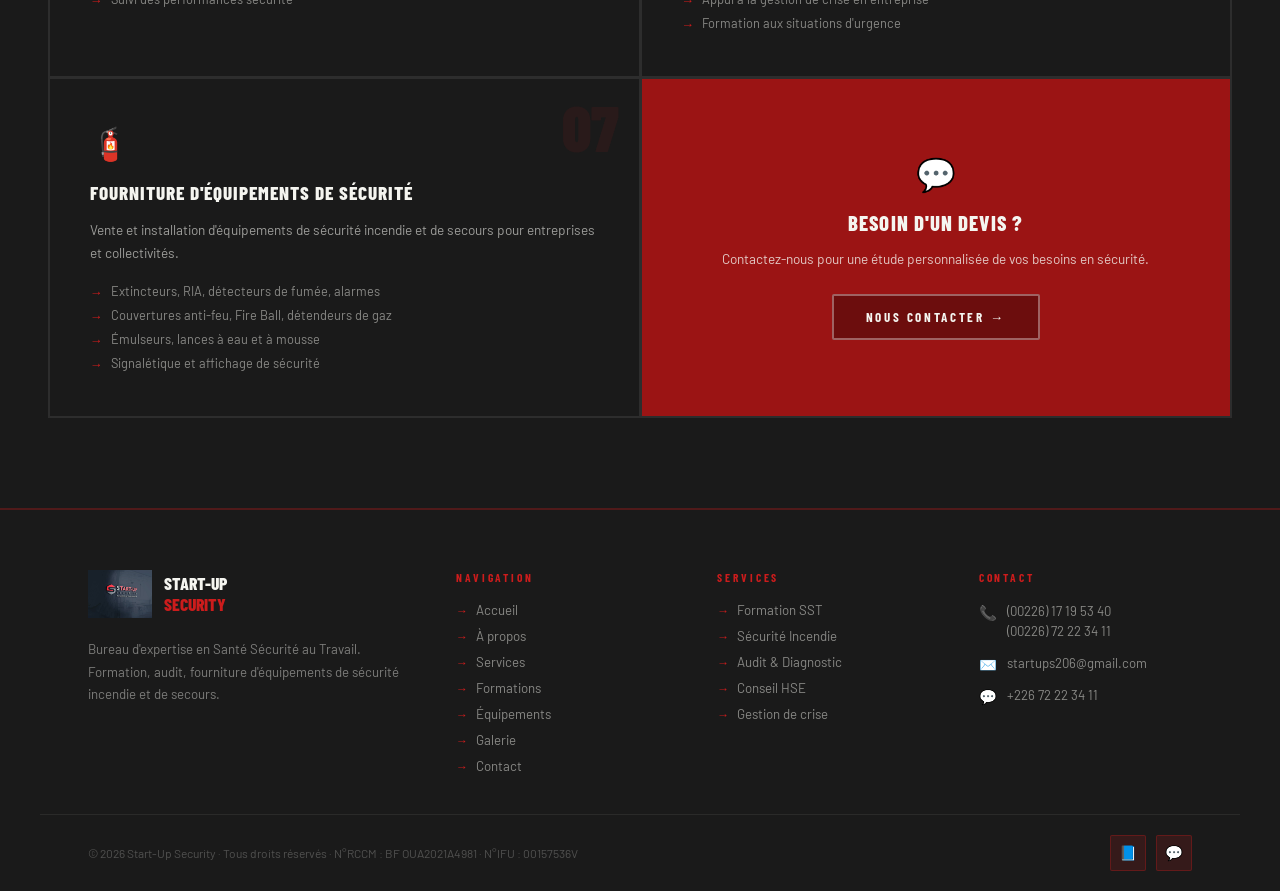
<file: services.html>
<!DOCTYPE html>
<html lang="fr">
<head>
<meta charset="UTF-8">
<meta name="viewport" content="width=device-width, initial-scale=1.0">
<title>Services – Start-Up Security</title>
<meta name="description" content="Découvrez tous les services de Start-Up Security : formation SST, sécurité incendie, audit HSE et gestion de crise.">
<link rel="stylesheet" href="css/style.css">
<style>
.services-intro{background:var(--gray-dark);}
.svc-grid{display:grid;grid-template-columns:1fr 1fr;gap:3px;background:var(--gray-mid);border:2px solid var(--gray-mid);margin-top:48px;}
.svc-card{background:var(--gray-dark);padding:44px 40px;position:relative;overflow:hidden;transition:background .3s;}
.svc-card::before{content:'';position:absolute;left:0;top:0;bottom:0;width:4px;background:var(--red);transform:scaleY(0);transition:transform .3s;transform-origin:bottom;}
.svc-card:hover{background:#1f1f1f;}
.svc-card:hover::before{transform:scaleY(1);}
.svc-card-num{font-family:'Barlow Condensed',sans-serif;font-size:4rem;font-weight:900;color:rgba(204,28,28,.09);position:absolute;top:16px;right:20px;line-height:1;}
.svc-card-icon{font-size:2rem;margin-bottom:18px;}
.svc-card-title{font-family:'Barlow Condensed',sans-serif;font-weight:800;font-size:1.2rem;letter-spacing:.05em;text-transform:uppercase;margin-bottom:14px;}
.svc-card-desc{font-size:.85rem;line-height:1.75;color:rgba(245,245,240,.6);margin-bottom:18px;}
.svc-list{list-style:none;display:flex;flex-direction:column;gap:7px;}
.svc-list li{font-size:.8rem;color:rgba(245,245,240,.5);display:flex;gap:8px;align-items:flex-start;}
.svc-list li::before{content:'→';color:var(--red);flex-shrink:0;margin-top:1px;}
.cta-section{background:var(--black);text-align:center;}
@media(max-width:800px){.svc-grid{grid-template-columns:1fr;}}
</style>
</head>
<body>
<nav>
  <a href="index.html" class="nav-logo">
    <img src="[data-uri]" alt="Logo Start-Up Security">
    <div class="nav-brand">START-UP<br><span>SECURITY</span></div>
  </a>
  <button class="nav-toggle" aria-label="Menu"><span></span><span></span><span></span></button>
  <ul class="nav-links"><li><a href="index.html">Accueil</a></li><li><a href="apropos.html">À propos</a></li><li><a href="services.html" class="active">Services</a></li><li><a href="formations.html">Formations</a></li><li><a href="equipements.html">Équipements</a></li><li><a href="galerie.html">Galerie</a></li><li class="nav-cta"><a href="contact.html">Contact</a></li></ul>
</nav>
<div class="page-hero">
  <div class="page-hero-content">
    <div class="breadcrumb"><a href="index.html">Accueil</a><span class="sep">›</span><span class="current">Services</span></div>
    <h1 class="page-title">Nos Services &<br><span>Domaines d'Intervention</span></h1>
  </div>
</div>

<section class="services-intro">
  <div class="container">
    <div class="section-tag reveal">Ce que nous faisons</div>
    <h2 class="section-title reveal">7 domaines d'expertise<br>à votre service</h2>
    <div class="divider reveal"></div>
    <p class="reveal" style="max-width:680px;font-size:.9rem;line-height:1.8;color:rgba(245,245,240,.65);">START-UP SECURITY intervient dans tous les domaines de la santé, sécurité au travail et de la sécurité incendie. Chaque prestation est adaptée aux réalités spécifiques de votre secteur d'activité.</p>

    <div class="svc-grid" style="margin-top:52px;">

      <div class="svc-card reveal">
        <div class="svc-card-num">01</div>
        <div class="svc-card-icon">🦺</div>
        <div class="svc-card-title">Formation en Santé &amp; Sécurité au Travail (SST)</div>
        <p class="svc-card-desc">Renforcement des compétences des travailleurs et managers en matière de prévention des risques professionnels.</p>
        <ul class="svc-list">
          <li>Sensibilisation aux risques professionnels</li>
          <li>Formation aux gestes de premiers secours</li>
          <li>Prévention des accidents du travail et maladies professionnelles</li>
          <li>Développement d'une culture sécurité en entreprise</li>
        </ul>
      </div>

      <div class="svc-card reveal">
        <div class="svc-card-num">02</div>
        <div class="svc-card-icon">🔥</div>
        <div class="svc-card-title">Formation en Sécurité Incendie</div>
        <p class="svc-card-desc">Formation pratique à la prévention et lutte contre l'incendie pour vos équipes d'intervention interne.</p>
        <ul class="svc-list">
          <li>Prévention et lutte contre l'incendie</li>
          <li>Manipulation des extincteurs (théorie + pratique)</li>
          <li>Organisation et conduite des évacuations d'urgence</li>
          <li>Mise en place des équipes d'intervention interne (EII)</li>
        </ul>
      </div>

      <div class="svc-card reveal">
        <div class="svc-card-num">03</div>
        <div class="svc-card-icon">🔍</div>
        <div class="svc-card-title">Audit &amp; Diagnostic Sécurité</div>
        <p class="svc-card-desc">Évaluation complète de vos dispositifs sécurité pour identifier les points de faiblesse et proposer des améliorations.</p>
        <ul class="svc-list">
          <li>Évaluation des risques en milieu professionnel</li>
          <li>Analyse des conditions de travail</li>
          <li>Identification des non-conformités</li>
          <li>Proposition de plans d'amélioration</li>
        </ul>
      </div>

      <div class="svc-card reveal">
        <div class="svc-card-num">04</div>
        <div class="svc-card-icon">🛡️</div>
        <div class="svc-card-title">Mise en Place Dispositifs de Prévention</div>
        <p class="svc-card-desc">Conception et déploiement des dispositifs de prévention adaptés à votre environnement de travail.</p>
        <ul class="svc-list">
          <li>Élaboration de plans d'urgence et d'évacuation</li>
          <li>Conception de procédures de sécurité</li>
          <li>Installation et suivi des équipements de protection</li>
          <li>Signalisation et affichage réglementaire</li>
        </ul>
      </div>

      <div class="svc-card reveal">
        <div class="svc-card-num">05</div>
        <div class="svc-card-icon">📋</div>
        <div class="svc-card-title">Conseil &amp; Accompagnement HSE</div>
        <p class="svc-card-desc">Un appui stratégique pour les responsables et dirigeants dans la gestion de la sécurité au sein de leur organisation.</p>
        <ul class="svc-list">
          <li>Appui aux responsables et dirigeants</li>
          <li>Assistance dans la mise en conformité réglementaire</li>
          <li>Accompagnement dans la gestion des incidents et accidents</li>
          <li>Suivi des performances sécurité</li>
        </ul>
      </div>

      <div class="svc-card reveal">
        <div class="svc-card-num">06</div>
        <div class="svc-card-icon">🚨</div>
        <div class="svc-card-title">Interventions d'Urgence &amp; Gestion de Crise</div>
        <p class="svc-card-desc">Assistance technique et organisationnelle pour faire face aux situations d'urgence et crises en entreprise.</p>
        <ul class="svc-list">
          <li>Assistance technique en cas d'incident majeur</li>
          <li>Organisation des premiers secours</li>
          <li>Plan d'évacuation d'urgence</li>
          <li>Appui à la gestion de crise en entreprise</li>
          <li>Formation aux situations d'urgence</li>
        </ul>
      </div>

      <div class="svc-card reveal">
        <div class="svc-card-num">07</div>
        <div class="svc-card-icon">🧯</div>
        <div class="svc-card-title">Fourniture d'Équipements de Sécurité</div>
        <p class="svc-card-desc">Vente et installation d'équipements de sécurité incendie et de secours pour entreprises et collectivités.</p>
        <ul class="svc-list">
          <li>Extincteurs, RIA, détecteurs de fumée, alarmes</li>
          <li>Couvertures anti-feu, Fire Ball, détendeurs de gaz</li>
          <li>Émulseurs, lances à eau et à mousse</li>
          <li>Signalétique et affichage de sécurité</li>
        </ul>
      </div>

      <div class="svc-card reveal" style="background:var(--red-dark);display:flex;flex-direction:column;justify-content:center;align-items:center;text-align:center;">
        <div style="font-size:2rem;margin-bottom:16px;">💬</div>
        <div class="svc-card-title" style="font-size:1.3rem;margin-bottom:12px;">Besoin d'un devis ?</div>
        <p style="font-size:.85rem;color:rgba(245,245,240,.8);margin-bottom:24px;line-height:1.7;">Contactez-nous pour une étude personnalisée de vos besoins en sécurité.</p>
        <a href="contact.html" class="btn-primary" style="background:rgba(0,0,0,.3);border:2px solid rgba(255,255,255,.35);">Nous contacter →</a>
      </div>

    </div>
  </div>
</section>


<footer>
  <div class="footer-main">
    <div class="footer-brand-block">
      <a href="index.html" class="footer-logo">
        <img src="[data-uri]" alt="Logo">
        <div class="footer-logo-text">START-UP<br><span>SECURITY</span></div>
      </a>
      <p class="footer-desc">Bureau d'expertise en Santé Sécurité au Travail. Formation, audit, fourniture d'équipements de sécurité incendie et de secours.</p>
    </div>
    <div>
      <div class="footer-col-title">Navigation</div>
      <ul class="footer-links">
        <li><a href="index.html">Accueil</a></li>
        <li><a href="apropos.html">À propos</a></li>
        <li><a href="services.html">Services</a></li>
        <li><a href="formations.html">Formations</a></li>
        <li><a href="equipements.html">Équipements</a></li>
        <li><a href="galerie.html">Galerie</a></li>
        <li><a href="contact.html">Contact</a></li>
      </ul>
    </div>
    <div>
      <div class="footer-col-title">Services</div>
      <ul class="footer-links">
        <li><a href="services.html">Formation SST</a></li>
        <li><a href="services.html">Sécurité Incendie</a></li>
        <li><a href="services.html">Audit &amp; Diagnostic</a></li>
        <li><a href="services.html">Conseil HSE</a></li>
        <li><a href="services.html">Gestion de crise</a></li>
      </ul>
    </div>
    <div>
      <div class="footer-col-title">Contact</div>
      <div class="footer-contact-item"><span class="fci-icon">📞</span><div class="fci-text"><a href="tel:+22617195340">(00226) 17 19 53 40</a><br><a href="tel:+22672223411">(00226) 72 22 34 11</a></div></div>
      <div class="footer-contact-item"><span class="fci-icon">✉️</span><div class="fci-text"><a href="mailto:startups206@gmail.com">startups206@gmail.com</a></div></div>
      <div class="footer-contact-item"><span class="fci-icon">💬</span><div class="fci-text"><a href="https://wa.me/22672223411" target="_blank">+226 72 22 34 11</a></div></div>
    </div>
  </div>
  <div class="footer-bottom">
    <div class="footer-copy">© 2026 Start-Up Security · Tous droits réservés · N°RCCM : BF OUA2021A4981 · N°IFU : 00157536V</div>
    <div class="footer-social">
      <a href="https://www.facebook.com/profile.php?id=100054452442272" target="_blank" title="Facebook">📘</a>
      <a href="https://wa.me/22672223411" target="_blank" title="WhatsApp">💬</a>
    </div>
  </div>
</footer>
<a class="wa-float" href="https://wa.me/22672223411" target="_blank" title="WhatsApp">
  <svg viewBox="0 0 24 24"><path d="M17.472 14.382c-.297-.149-1.758-.867-2.03-.967-.273-.099-.471-.148-.67.15-.197.297-.767.966-.94 1.164-.173.199-.347.223-.644.075-.297-.15-1.255-.463-2.39-1.475-.883-.788-1.48-1.761-1.653-2.059-.173-.297-.018-.458.13-.606.134-.133.298-.347.446-.52.149-.174.198-.298.298-.497.099-.198.05-.371-.025-.52-.075-.149-.669-1.612-.916-2.207-.242-.579-.487-.5-.669-.51-.173-.008-.371-.01-.57-.01-.198 0-.52.074-.792.372-.272.297-1.04 1.016-1.04 2.479 0 1.462 1.065 2.875 1.213 3.074.149.198 2.096 3.2 5.077 4.487.709.306 1.262.489 1.694.625.712.227 1.36.195 1.871.118.571-.085 1.758-.719 2.006-1.413.248-.694.248-1.289.173-1.413-.074-.124-.272-.198-.57-.347m-5.421 7.403h-.004a9.87 9.87 0 01-5.031-1.378l-.361-.214-3.741.982.998-3.648-.235-.374a9.86 9.86 0 01-1.51-5.26c.001-5.45 4.436-9.884 9.888-9.884 2.64 0 5.122 1.03 6.988 2.898a9.825 9.825 0 012.893 6.994c-.003 5.45-4.437 9.884-9.885 9.884m8.413-18.297A11.815 11.815 0 0012.05 0C5.495 0 .16 5.335.157 11.892c0 2.096.547 4.142 1.588 5.945L.057 24l6.305-1.654a11.882 11.882 0 005.683 1.448h.005c6.554 0 11.89-5.335 11.893-11.893a11.821 11.821 0 00-3.48-8.413z"/></svg>
</a>
<script src="js/main.js"></script>
</body></html>
</file>
<file: css/style.css>
@import url('https://fonts.googleapis.com/css2?family=Barlow+Condensed:wght@400;600;700;800;900&family=Barlow:wght@300;400;500;600&display=swap');

:root {
  --red: #CC1C1C;
  --red-dark: #9B1414;
  --red-light: #E53535;
  --black: #0A0A0A;
  --gray-dark: #1A1A1A;
  --gray-mid: #2D2D2D;
  --gray-light: #3A3A3A;
  --white: #F5F5F0;
}

* { margin: 0; padding: 0; box-sizing: border-box; }
html { scroll-behavior: smooth; }

body {
  font-family: 'Barlow', sans-serif;
  background: var(--black);
  color: var(--white);
  overflow-x: hidden;
}

/* ===== NAV ===== */
nav {
  position: fixed;
  top: 0; left: 0; right: 0;
  z-index: 100;
  height: 70px;
  background: rgba(10,10,10,0.97);
  border-bottom: 2px solid var(--red);
  backdrop-filter: blur(10px);
  display: flex;
  align-items: center;
  justify-content: space-between;
  padding: 0 48px;
}

.nav-logo {
  display: flex;
  align-items: center;
  gap: 12px;
  text-decoration: none;
}

.nav-logo img {
  height: 46px;
  width: auto;
  object-fit: contain;
}

.nav-brand {
  font-family: 'Barlow Condensed', sans-serif;
  font-weight: 800;
  font-size: 1.05rem;
  letter-spacing: 0.05em;
  color: var(--white);
  line-height: 1.15;
}

.nav-brand span { color: var(--red); }

.nav-links {
  display: flex;
  align-items: center;
  gap: 4px;
  list-style: none;
}

.nav-links a {
  font-family: 'Barlow Condensed', sans-serif;
  font-weight: 600;
  font-size: 0.82rem;
  letter-spacing: 0.12em;
  text-transform: uppercase;
  color: rgba(245,245,240,0.65);
  text-decoration: none;
  padding: 8px 14px;
  border-radius: 2px;
  transition: color 0.2s, background 0.2s;
  position: relative;
}

.nav-links a:hover,
.nav-links a.active {
  color: var(--white);
  background: rgba(204,28,28,0.12);
}

.nav-links a.active::after {
  content: '';
  position: absolute;
  bottom: -2px; left: 0; right: 0;
  height: 2px;
  background: var(--red);
}

.nav-links .nav-cta a {
  background: var(--red);
  color: var(--white);
  padding: 8px 20px;
}

.nav-links .nav-cta a:hover {
  background: var(--red-light);
  color: var(--white);
}

/* Hamburger */
.nav-toggle {
  display: none;
  flex-direction: column;
  gap: 5px;
  cursor: pointer;
  padding: 4px;
}

.nav-toggle span {
  display: block;
  width: 24px;
  height: 2px;
  background: var(--white);
  transition: all 0.3s;
}

/* ===== PAGE HERO (inner pages) ===== */
.page-hero {
  padding-top: 70px;
  height: 260px;
  background: var(--gray-dark);
  display: flex;
  align-items: center;
  position: relative;
  overflow: hidden;
}

.page-hero::before {
  content: '';
  position: absolute;
  inset: 0;
  background: linear-gradient(135deg, rgba(204,28,28,0.15) 0%, transparent 60%);
}

.page-hero::after {
  content: '';
  position: absolute;
  right: -80px; top: -80px;
  width: 400px; height: 400px;
  border: 60px solid rgba(204,28,28,0.07);
  border-radius: 50%;
}

.page-hero-content {
  position: relative;
  z-index: 2;
  max-width: 1200px;
  margin: 0 auto;
  padding: 0 48px;
  width: 100%;
}

.breadcrumb {
  display: flex;
  align-items: center;
  gap: 8px;
  font-size: 0.72rem;
  font-weight: 600;
  letter-spacing: 0.2em;
  text-transform: uppercase;
  color: rgba(245,245,240,0.4);
  margin-bottom: 14px;
}

.breadcrumb a {
  color: rgba(245,245,240,0.4);
  text-decoration: none;
  transition: color 0.2s;
}

.breadcrumb a:hover { color: var(--red); }
.breadcrumb .sep { color: var(--red); }
.breadcrumb .current { color: var(--red); }

.page-title {
  font-family: 'Barlow Condensed', sans-serif;
  font-weight: 900;
  font-size: clamp(2.5rem, 5vw, 4rem);
  text-transform: uppercase;
  line-height: 1;
  letter-spacing: 0.02em;
}

.page-title span { color: var(--red); }

/* ===== SECTION BASE ===== */
section { padding: 90px 48px; }

.container { max-width: 1200px; margin: 0 auto; }

.section-tag {
  display: inline-block;
  font-family: 'Barlow Condensed', sans-serif;
  font-size: 0.7rem;
  font-weight: 700;
  letter-spacing: 0.3em;
  text-transform: uppercase;
  color: var(--red);
  margin-bottom: 12px;
}

.section-title {
  font-family: 'Barlow Condensed', sans-serif;
  font-weight: 800;
  font-size: clamp(1.8rem, 3.5vw, 2.8rem);
  line-height: 1.05;
  text-transform: uppercase;
}

.divider {
  width: 44px; height: 3px;
  background: var(--red);
  margin: 18px 0 32px;
}

/* ===== BUTTONS ===== */
.btn-primary {
  display: inline-flex;
  align-items: center;
  gap: 8px;
  background: var(--red);
  color: var(--white);
  padding: 13px 32px;
  font-family: 'Barlow Condensed', sans-serif;
  font-weight: 700;
  font-size: 0.82rem;
  letter-spacing: 0.2em;
  text-transform: uppercase;
  text-decoration: none;
  border-radius: 2px;
  transition: background 0.2s, transform 0.2s;
  border: none;
  cursor: pointer;
}

.btn-primary:hover { background: var(--red-light); transform: translateY(-2px); }

.btn-outline {
  display: inline-flex;
  align-items: center;
  gap: 8px;
  border: 1.5px solid rgba(245,245,240,0.25);
  color: var(--white);
  padding: 13px 32px;
  font-family: 'Barlow Condensed', sans-serif;
  font-weight: 700;
  font-size: 0.82rem;
  letter-spacing: 0.2em;
  text-transform: uppercase;
  text-decoration: none;
  border-radius: 2px;
  transition: border-color 0.2s, color 0.2s, transform 0.2s;
}

.btn-outline:hover { border-color: var(--red); color: var(--red); transform: translateY(-2px); }

/* ===== FOOTER ===== */
footer {
  background: var(--gray-dark);
  border-top: 2px solid rgba(204,28,28,0.3);
}

.footer-main {
  max-width: 1200px;
  margin: 0 auto;
  padding: 60px 48px 40px;
  display: grid;
  grid-template-columns: 1.5fr 1fr 1fr 1fr;
  gap: 48px;
}

.footer-brand-block {}

.footer-logo {
  display: flex;
  align-items: center;
  gap: 12px;
  margin-bottom: 20px;
  text-decoration: none;
}

.footer-logo img {
  height: 48px;
  object-fit: contain;
}

.footer-logo-text {
  font-family: 'Barlow Condensed', sans-serif;
  font-weight: 800;
  font-size: 1.1rem;
  color: var(--white);
  line-height: 1.2;
}

.footer-logo-text span { color: var(--red); }

.footer-desc {
  font-size: 0.83rem;
  line-height: 1.7;
  color: rgba(245,245,240,0.45);
  margin-bottom: 24px;
}

.footer-col-title {
  font-family: 'Barlow Condensed', sans-serif;
  font-weight: 700;
  font-size: 0.72rem;
  letter-spacing: 0.25em;
  text-transform: uppercase;
  color: var(--red);
  margin-bottom: 18px;
}

.footer-links {
  list-style: none;
  display: flex;
  flex-direction: column;
  gap: 10px;
}

.footer-links a {
  font-size: 0.83rem;
  color: rgba(245,245,240,0.5);
  text-decoration: none;
  transition: color 0.2s;
  display: flex;
  align-items: center;
  gap: 8px;
}

.footer-links a::before {
  content: '→';
  color: var(--red);
  font-size: 0.75rem;
}

.footer-links a:hover { color: var(--white); }

.footer-contact-item {
  display: flex;
  align-items: flex-start;
  gap: 10px;
  margin-bottom: 12px;
}

.fci-icon {
  font-size: 0.9rem;
  margin-top: 2px;
  flex-shrink: 0;
}

.fci-text {
  font-size: 0.82rem;
  color: rgba(245,245,240,0.5);
  line-height: 1.5;
}

.fci-text a {
  color: rgba(245,245,240,0.5);
  text-decoration: none;
  transition: color 0.2s;
}

.fci-text a:hover { color: var(--red); }

.footer-bottom {
  border-top: 1px solid rgba(245,245,240,0.07);
  max-width: 1200px;
  margin: 0 auto;
  padding: 20px 48px;
  display: flex;
  align-items: center;
  justify-content: space-between;
}

.footer-copy {
  font-size: 0.75rem;
  color: rgba(245,245,240,0.25);
}

.footer-social {
  display: flex;
  gap: 10px;
}

.footer-social a {
  width: 36px;
  height: 36px;
  background: rgba(204,28,28,0.15);
  border: 1px solid rgba(204,28,28,0.3);
  border-radius: 2px;
  display: flex;
  align-items: center;
  justify-content: center;
  font-size: 0.9rem;
  text-decoration: none;
  transition: background 0.2s;
}

.footer-social a:hover { background: var(--red); }

/* ===== WA FLOAT ===== */
.wa-float {
  position: fixed;
  bottom: 28px; right: 28px;
  z-index: 999;
  width: 56px; height: 56px;
  background: #25D366;
  border-radius: 50%;
  display: flex;
  align-items: center;
  justify-content: center;
  box-shadow: 0 4px 20px rgba(37,211,102,0.35);
  text-decoration: none;
  transition: transform 0.2s, box-shadow 0.2s;
  animation: pulse-wa 2.5s infinite;
}

.wa-float:hover { transform: scale(1.1); }
.wa-float svg { width: 28px; height: 28px; fill: white; }

@keyframes pulse-wa {
  0%, 100% { box-shadow: 0 4px 20px rgba(37,211,102,0.35); }
  50%       { box-shadow: 0 4px 36px rgba(37,211,102,0.65); }
}

/* ===== FADE ANIM ===== */
@keyframes fadeUp {
  from { opacity: 0; transform: translateY(28px); }
  to   { opacity: 1; transform: translateY(0); }
}

.fade-up { animation: fadeUp 0.7s ease both; }
.fade-up-1 { animation: fadeUp 0.7s 0.1s ease both; }
.fade-up-2 { animation: fadeUp 0.7s 0.2s ease both; }
.fade-up-3 { animation: fadeUp 0.7s 0.35s ease both; }
.fade-up-4 { animation: fadeUp 0.7s 0.5s ease both; }

/* ===== RESPONSIVE ===== */
@media (max-width: 960px) {
  nav { padding: 0 20px; }

  .nav-links {
    display: none;
    position: fixed;
    top: 70px; left: 0; right: 0;
    background: rgba(10,10,10,0.98);
    flex-direction: column;
    padding: 20px;
    gap: 4px;
    border-bottom: 2px solid var(--red);
  }

  .nav-links.open { display: flex; }
  .nav-links a { padding: 12px 16px; width: 100%; }
  .nav-toggle { display: flex; }

  section { padding: 60px 20px; }

  .footer-main { grid-template-columns: 1fr 1fr; gap: 32px; padding: 40px 20px 24px; }
  .footer-bottom { padding: 16px 20px; flex-direction: column; gap: 12px; text-align: center; }

  .page-hero { height: 200px; }
  .page-hero-content { padding: 0 20px; }
}

@media (max-width: 600px) {
  .footer-main { grid-template-columns: 1fr; }
}
</file>
